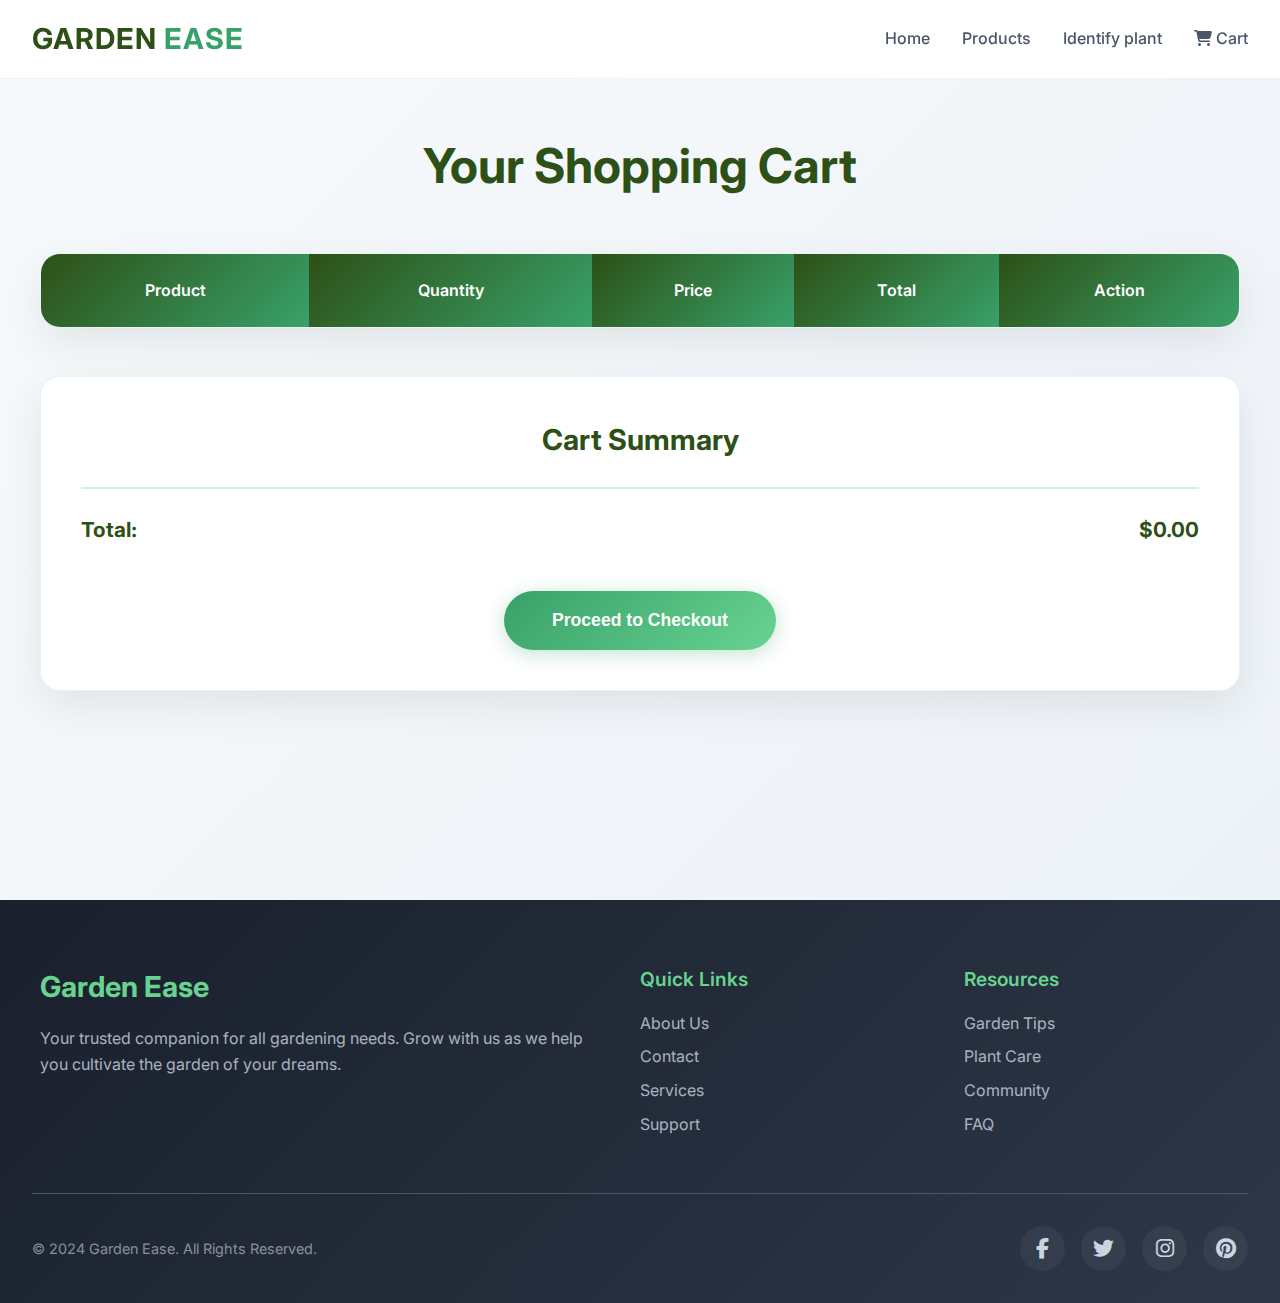
<file: frontend/Cart/index.html>
<!DOCTYPE html>
<html lang="en">
  <head>
    <meta charset="UTF-8" />
    <meta name="viewport" content="width=device-width, initial-scale=1.0" />
    <title>Shopping Cart</title>
    <link rel="stylesheet" href="style.css" />
    <link
      rel="stylesheet"
      href="https://cdnjs.cloudflare.com/ajax/libs/font-awesome/6.4.0/css/all.min.css"
    />
    <link
      href="https://fonts.googleapis.com/css2?family=Inter:wght@300;400;500;600;700&display=swap"
      rel="stylesheet"
    />
  </head>
  <body>
    <!-- Header -->
    <header class="navbar" id="navbar">
      <div class="logo">GARDEN <span class="ease">EASE</span></div>
      <ul class="nav-links" id="navLinks">
        <li><a href="#home">Home</a></li>
        <li><a href="#services">Products</a></li>
        <li><a href="#services">Identify plant</a></li>
        <li>
          <a href="../Cart/index.html" class="cart-btn">
            <i class="fas fa-shopping-cart"></i>
            <span>Cart</span>
          </a>
        </li>
      </ul>
      <button class="mobile-menu-toggle" id="mobileMenuToggle">
        <i class="fas fa-bars"></i>
      </button>
    </header>

    <!-- Cart Section -->
    <!-- REPLACE the entire Cart Section with this improved structure: -->
    <section class="cart">
      <h1>Your Shopping Cart</h1>

      <div class="cart-table-container">
        <table class="cart-table">
          <thead>
            <tr>
              <th>Product</th>
              <th>Quantity</th>
              <th>Price</th>
              <th>Total</th>
              <th>Action</th>
            </tr>
          </thead>
          <tbody id="cart-items">
            <!-- Example cart item structure (replace with your dynamic content) -->
            <!-- 
        <tr>
          <td>
            <div class="product-info">
              <img src="product-image.jpg" alt="Product Name">
              <div class="product-details">
                <h4>Product Name</h4>
                <p>Product Description</p>
              </div>
            </div>
          </td>
          <td>
            <input type="number" class="quantity-input" value="1" min="1">
          </td>
          <td class="price">$19.99</td>
          <td class="total">$19.99</td>
          <td>
            <button class="remove-btn">Remove</button>
          </td>
        </tr>
        -->
          </tbody>
        </table>
      </div>

      <div class="cart-summary">
        <h3>Cart Summary</h3>
        <div class="summary-details">
          <div class="summary-row total">
            <span>Total:</span>
            <span id="cart-total">$0.00</span>
          </div>
        </div>
        <button class="btn-primary" id="checkout-btn">
          Proceed to Checkout
        </button>
      </div>

      <!-- Empty cart state (show when cart is empty) -->
      <div class="empty-cart" id="empty-cart" style="display: none">
        <i class="fas fa-shopping-cart"></i>
        <h3>Your cart is empty</h3>
        <p>Looks like you haven't added any items to your cart yet.</p>
        <a href="../index.html" class="btn-primary">Continue Shopping</a>
      </div>
    </section>

    <!-- Footer -->
    <footer class="footer">
      <div class="footer-container">
        <div class="footer-brand">
          <h3>Garden Ease</h3>
          <p>
            Your trusted companion for all gardening needs. Grow with us as we
            help you cultivate the garden of your dreams.
          </p>
        </div>
        <div class="footer-section">
          <h4>Quick Links</h4>
          <ul>
            <li><a href="#">About Us</a></li>
            <li><a href="#">Contact</a></li>
            <li><a href="#">Services</a></li>
            <li><a href="#">Support</a></li>
          </ul>
        </div>
        <div class="footer-section">
          <h4>Resources</h4>
          <ul>
            <li><a href="#">Garden Tips</a></li>
            <li><a href="#">Plant Care</a></li>
            <li><a href="#">Community</a></li>
            <li><a href="#">FAQ</a></li>
          </ul>
        </div>
      </div>
      <div class="footer-bottom">
        <p class="footer-copyright">© 2024 Garden Ease. All Rights Reserved.</p>
        <div class="footer-social">
          <a href="#"><i class="fab fa-facebook-f"></i></a>
          <a href="#"><i class="fab fa-twitter"></i></a>
          <a href="#"><i class="fab fa-instagram"></i></a>
          <a href="#"><i class="fab fa-pinterest"></i></a>
        </div>
      </div>
    </footer>

    <script src="script.js"></script>
  </body>
</html>
</file>
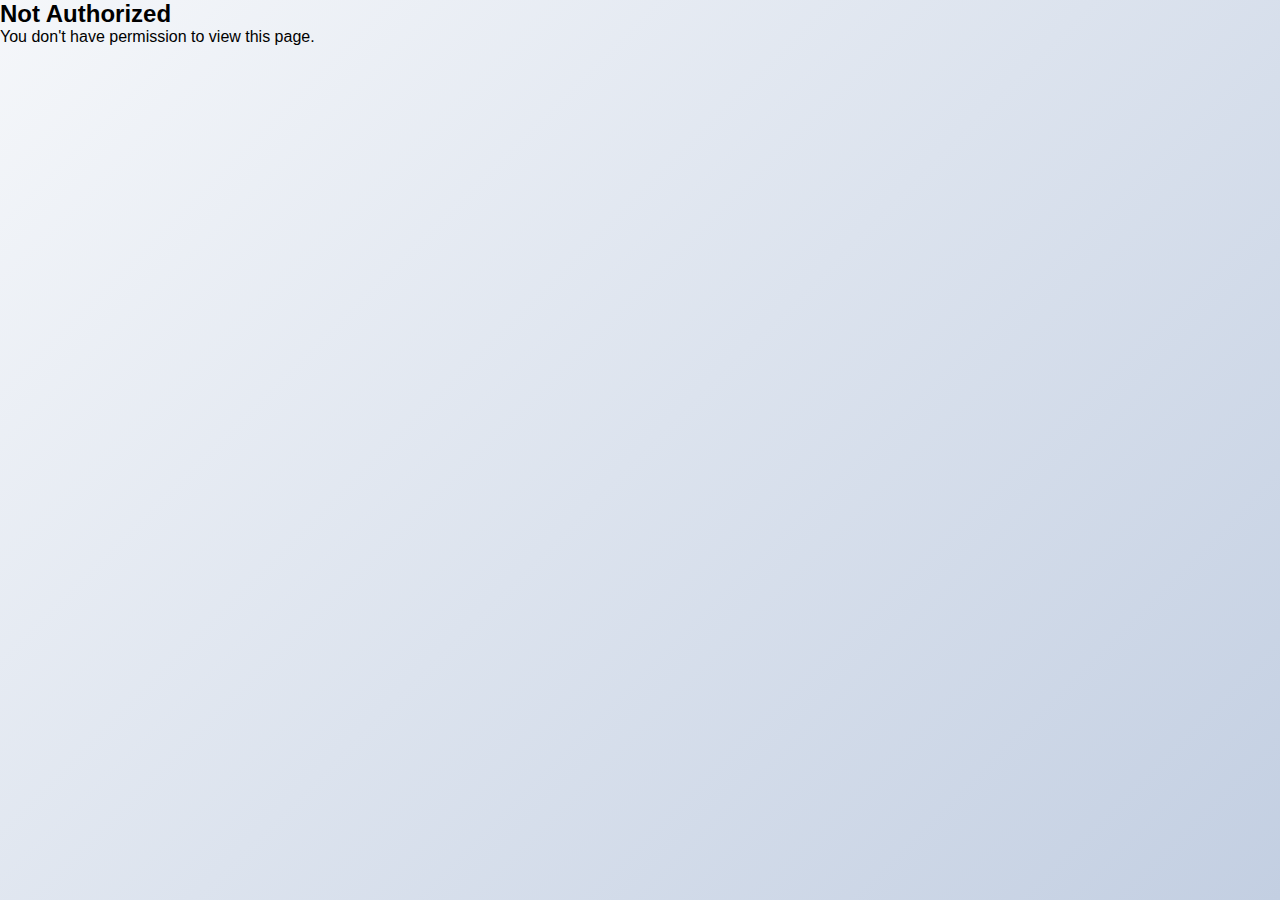
<file: frontend/Labor History/index.html>
<!DOCTYPE html>
<html lang="en">
<head>
  <meta charset="UTF-8" />
  <meta name="viewport" content="width=device-width, initial-scale=1.0"/>
  <title>Admin Booking History - Garden Ease</title>
  <link rel="stylesheet" href="https://cdnjs.cloudflare.com/ajax/libs/font-awesome/6.0.0/css/all.min.css"/>
  <link rel="stylesheet" href="style.css" />
</head>
<body>
  <!-- Header -->
  <header class="navbar">
    <div class="logo">GARDEN <span class="ease">EASE</span></div>
    <ul class="nav-links">
      <li><a href="#">Home</a></li>
      <li><a href="#">Products</a></li>
      <li><a href="#">Identify plant</a></li>
      <li><a href="../Cart/index.html" class="contact-btn">Cart</a></li>
    </ul>
  </header>

  <!-- Main Content -->
  <main class="main-content">
    <div class="admin-container">
      <!-- Admin Header -->
      <div class="admin-header">
        <h1>Admin Booking History</h1>
        <p>View and manage all user bookings across the platform</p>
        <div class="stats-card">
          <i class="fas fa-calendar-check"></i>
          <span id="total-bookings">Loading...</span> Total Bookings
        </div>
      </div>

      <!-- Filters Section -->
      <div class="filters-section">
        <div class="filters-title">
          <i class="fas fa-filter"></i>
          Filter Bookings
        </div>
        <div class="filters-grid">
          <div class="filter-group">
            <label for="service-filter">Service Type</label>
            <select id="service-filter">
              <option value="">All Services</option>
              <option value="maintaining-garden">Maintaining Garden</option>
              <option value="lawn-mowing">Lawn Mowing</option>
              <option value="tree-pruning">Tree Pruning</option>
              <option value="plant-watering">Plant Watering</option>
              <option value="weed-removal">Weed Removal</option>
            </select>
          </div>
          <div class="filter-group">
            <label for="time-filter">Time Slot</label>
            <select id="time-filter">
              <option value="">All Time Slots</option>
              <option value="morning">Morning</option>
              <option value="midday">Midday</option>
              <option value="evening">Evening</option>
            </select>
          </div>
          <div class="filter-group">
            <label for="date-filter">Booking Date</label>
            <input type="date" id="date-filter">
          </div>
        </div>
      </div>

      <!-- Bookings Section -->
      <div class="bookings-section">
        <div class="section-header">
          <i class="fas fa-list-alt"></i>
          <h2>All Bookings</h2>
        </div>
        <div id="bookings-grid" class="bookings-grid"></div>
      </div>
    </div>
  </main>

  <!-- Footer -->
  <footer class="footer">
    <p>© 2024 Garden Ease. All Rights Reserved.</p>
  </footer>

  <script src="script.js"></script>
</body>
</html>
</file>
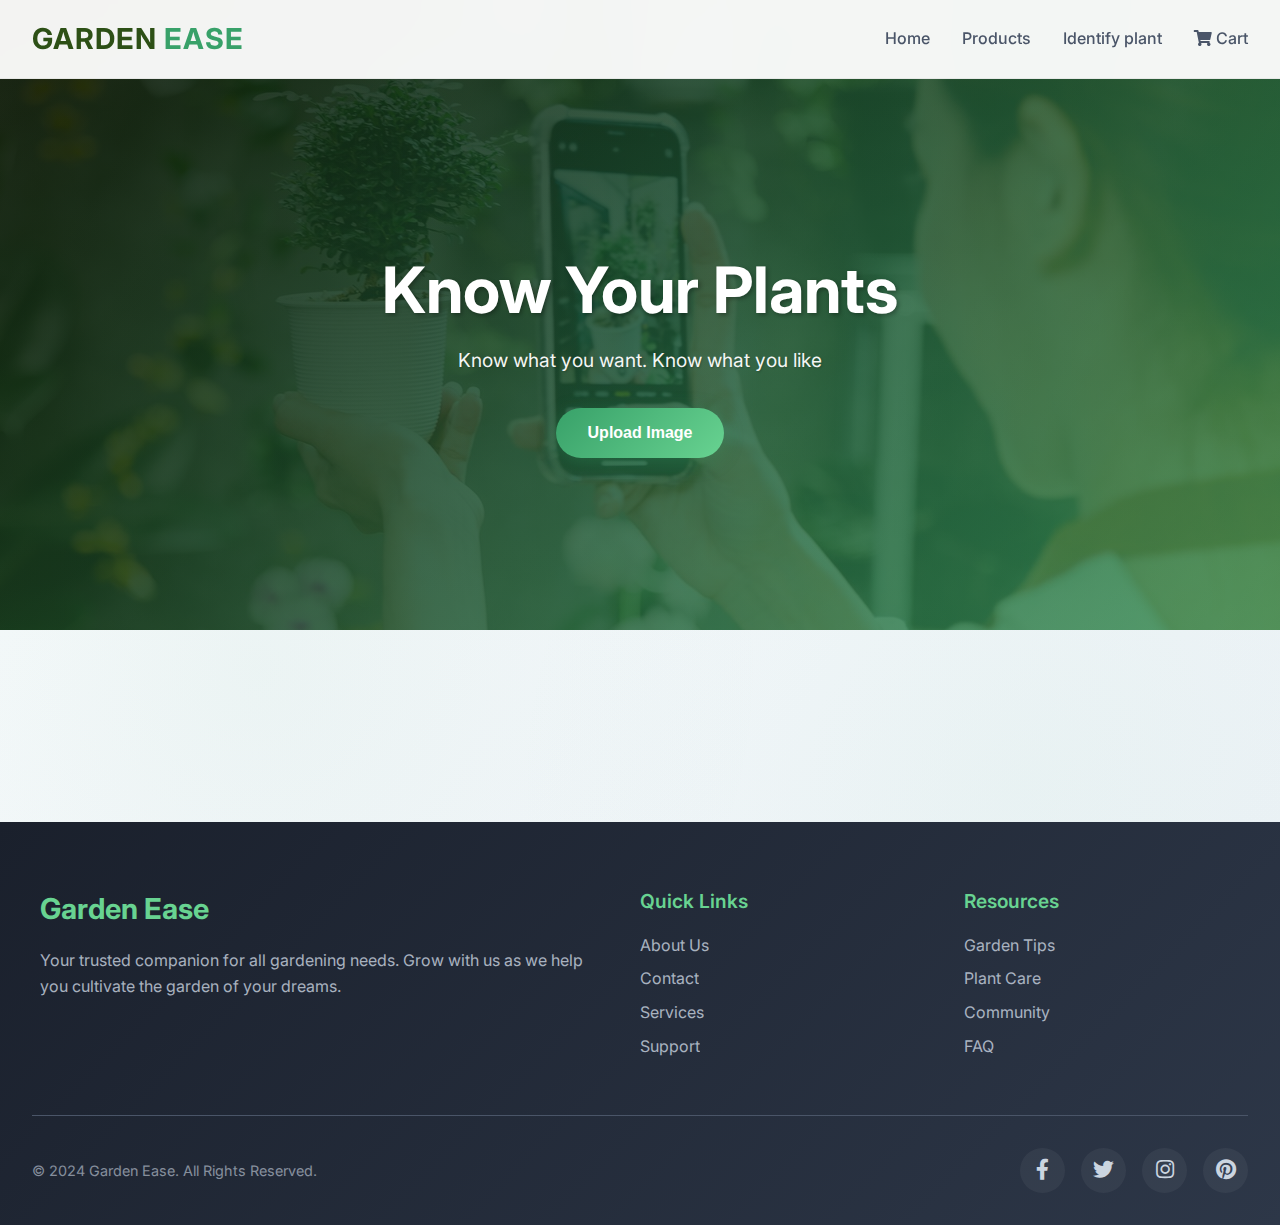
<file: frontend/Plantidentification/index.html>
<!DOCTYPE html>
<html lang="en">
<head>
  <meta charset="UTF-8">
  <meta name="viewport" content="width=device-width, initial-scale=1.0">
  <title>Plant Identification</title>
  <link rel="stylesheet" href="style.css">
  
  <link rel="stylesheet" href="https://cdnjs.cloudflare.com/ajax/libs/font-awesome/5.15.4/css/all.min.css">
  <link
      href="https://fonts.googleapis.com/css2?family=Inter:wght@300;400;500;600;700&display=swap"
      rel="stylesheet"
  />
</head>
<body>
    <!-- Header -->
    <header class="navbar" id="navbar">
      <div class="logo">GARDEN <span class="ease">EASE</span></div>
      <ul class="nav-links" id="navLinks">
        <li><a href="#home">Home</a></li>
        <li><a href="#services">Products</a></li>
        <li><a href="#services">Identify plant</a></li>
        <li>
          <a href="../Cart/index.html" class="cart-btn">
            <i class="fas fa-shopping-cart"></i>
            <span>Cart</span>
          </a>
        </li>
      </ul>
      <button class="mobile-menu-toggle" id="mobileMenuToggle">
        <i class="fas fa-bars"></i>
      </button>
    </header>

  <!-- Hero Section -->
  <section class="hero">
    <div class="hero-content">
      <h1>Know Your Plants</h1>
      <p>Know what you want. Know what you like</p>
      <!-- Upload Image Button -->
      <button id="upload-image-btn" class="btn-primary">Upload Image</button>
      <input type="file" id="image-input" accept="image/*" class="hidden">
    </div>
  </section>

  <!-- Plant Output Section -->
  <section class="output">
    <div id="output-container" class="output-container hidden">
      <h2>Uploaded Plant</h2>
      <div class="uploaded-plant">
        <img id="uploaded-image" alt="Uploaded Plant">
        <div class="plant-details">
          <h3>Plant Baby</h3>
          <p>Monstera Deliciosa</p>
          <p>Water weekly; indirect sunlight</p>
          
        </div>
      </div>
    </div>
  </section>

  
      <!-- Add more cards as needed -->
    </div>
  </section>

      <!-- Footer -->
    <footer class="footer">
      <div class="footer-container">
        <div class="footer-brand">
          <h3>Garden Ease</h3>
          <p>
            Your trusted companion for all gardening needs. Grow with us as we
            help you cultivate the garden of your dreams.
          </p>
        </div>
        <div class="footer-section">
          <h4>Quick Links</h4>
          <ul>
            <li><a href="#">About Us</a></li>
            <li><a href="#">Contact</a></li>
            <li><a href="#">Services</a></li>
            <li><a href="#">Support</a></li>
          </ul>
        </div>
        <div class="footer-section">
          <h4>Resources</h4>
          <ul>
            <li><a href="#">Garden Tips</a></li>
            <li><a href="#">Plant Care</a></li>
            <li><a href="#">Community</a></li>
            <li><a href="#">FAQ</a></li>
          </ul>
        </div>
      </div>
      <div class="footer-bottom">
        <p class="footer-copyright">© 2024 Garden Ease. All Rights Reserved.</p>
        <div class="footer-social">
          <a href="#"><i class="fab fa-facebook-f"></i></a>
          <a href="#"><i class="fab fa-twitter"></i></a>
          <a href="#"><i class="fab fa-instagram"></i></a>
          <a href="#"><i class="fab fa-pinterest"></i></a>
        </div>
      </div>
    </footer>
  <script src="script.js"></script>
</body>
</html>
</file>
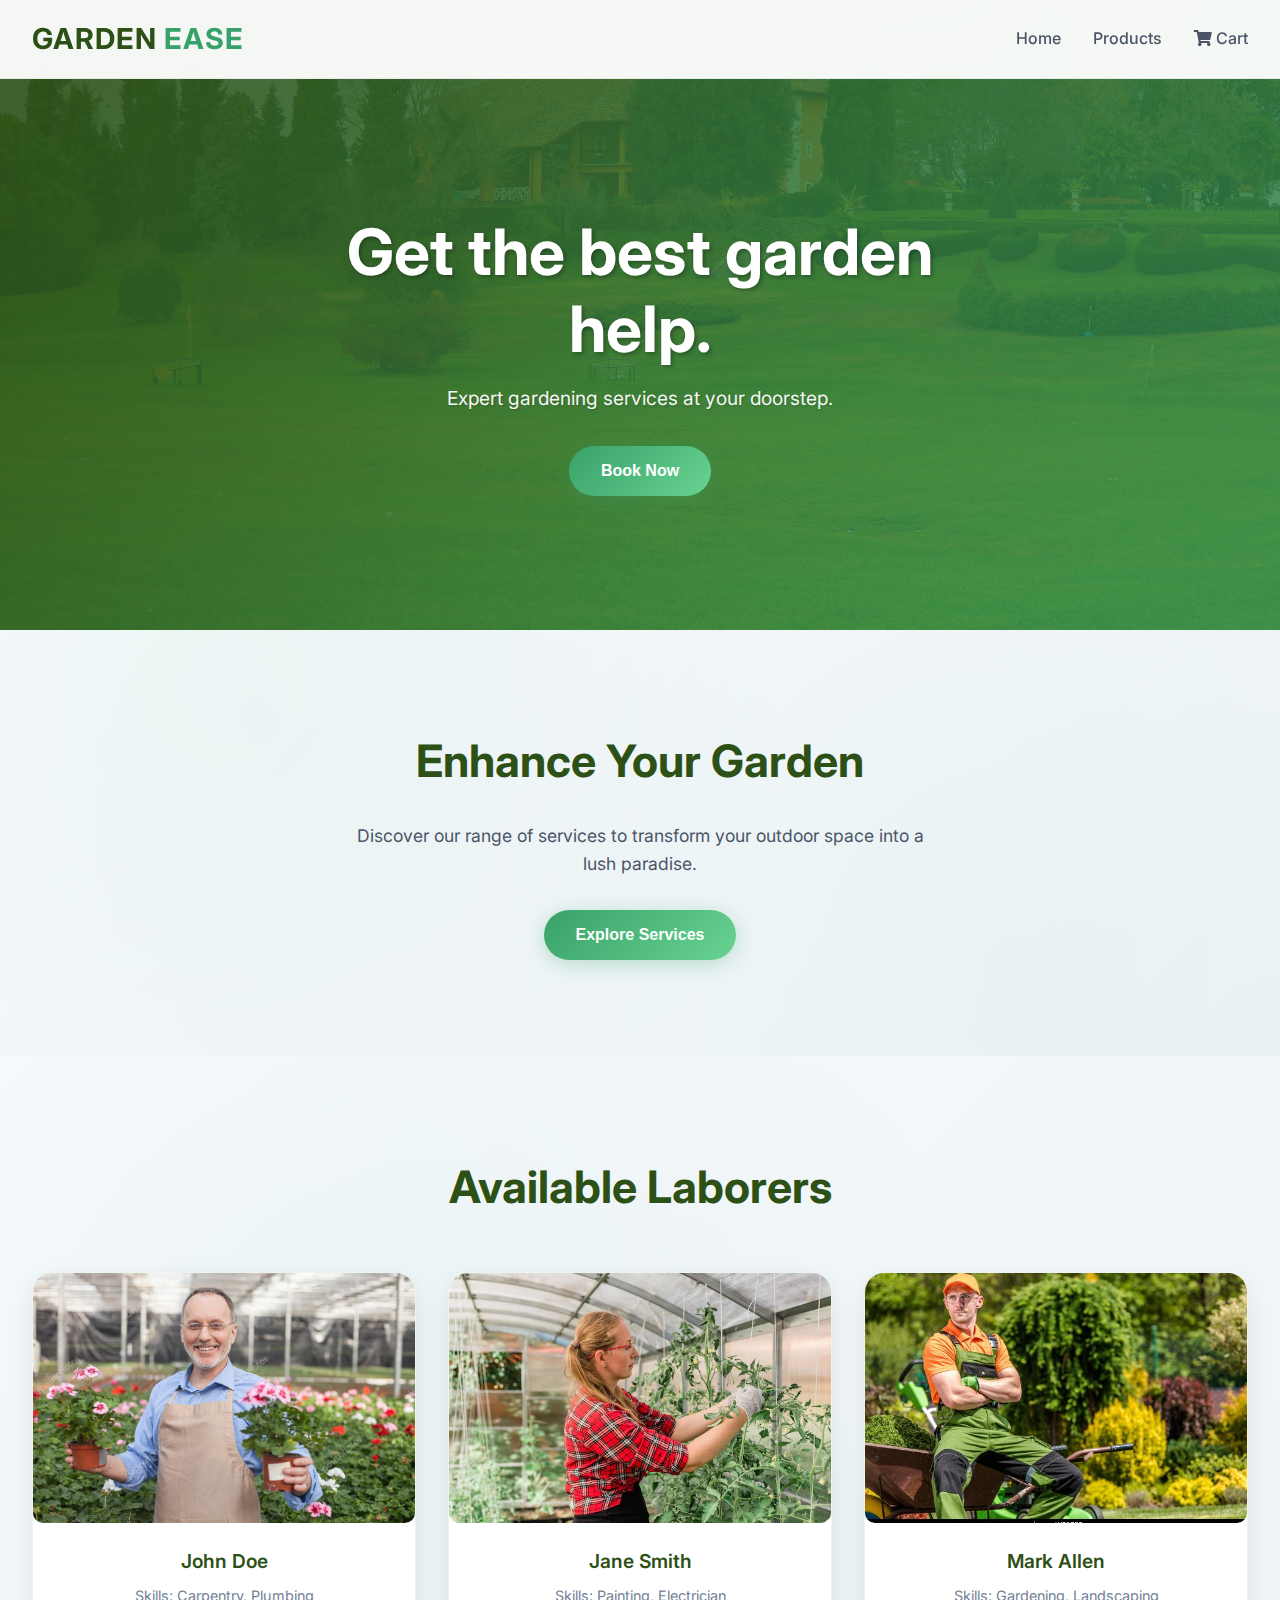
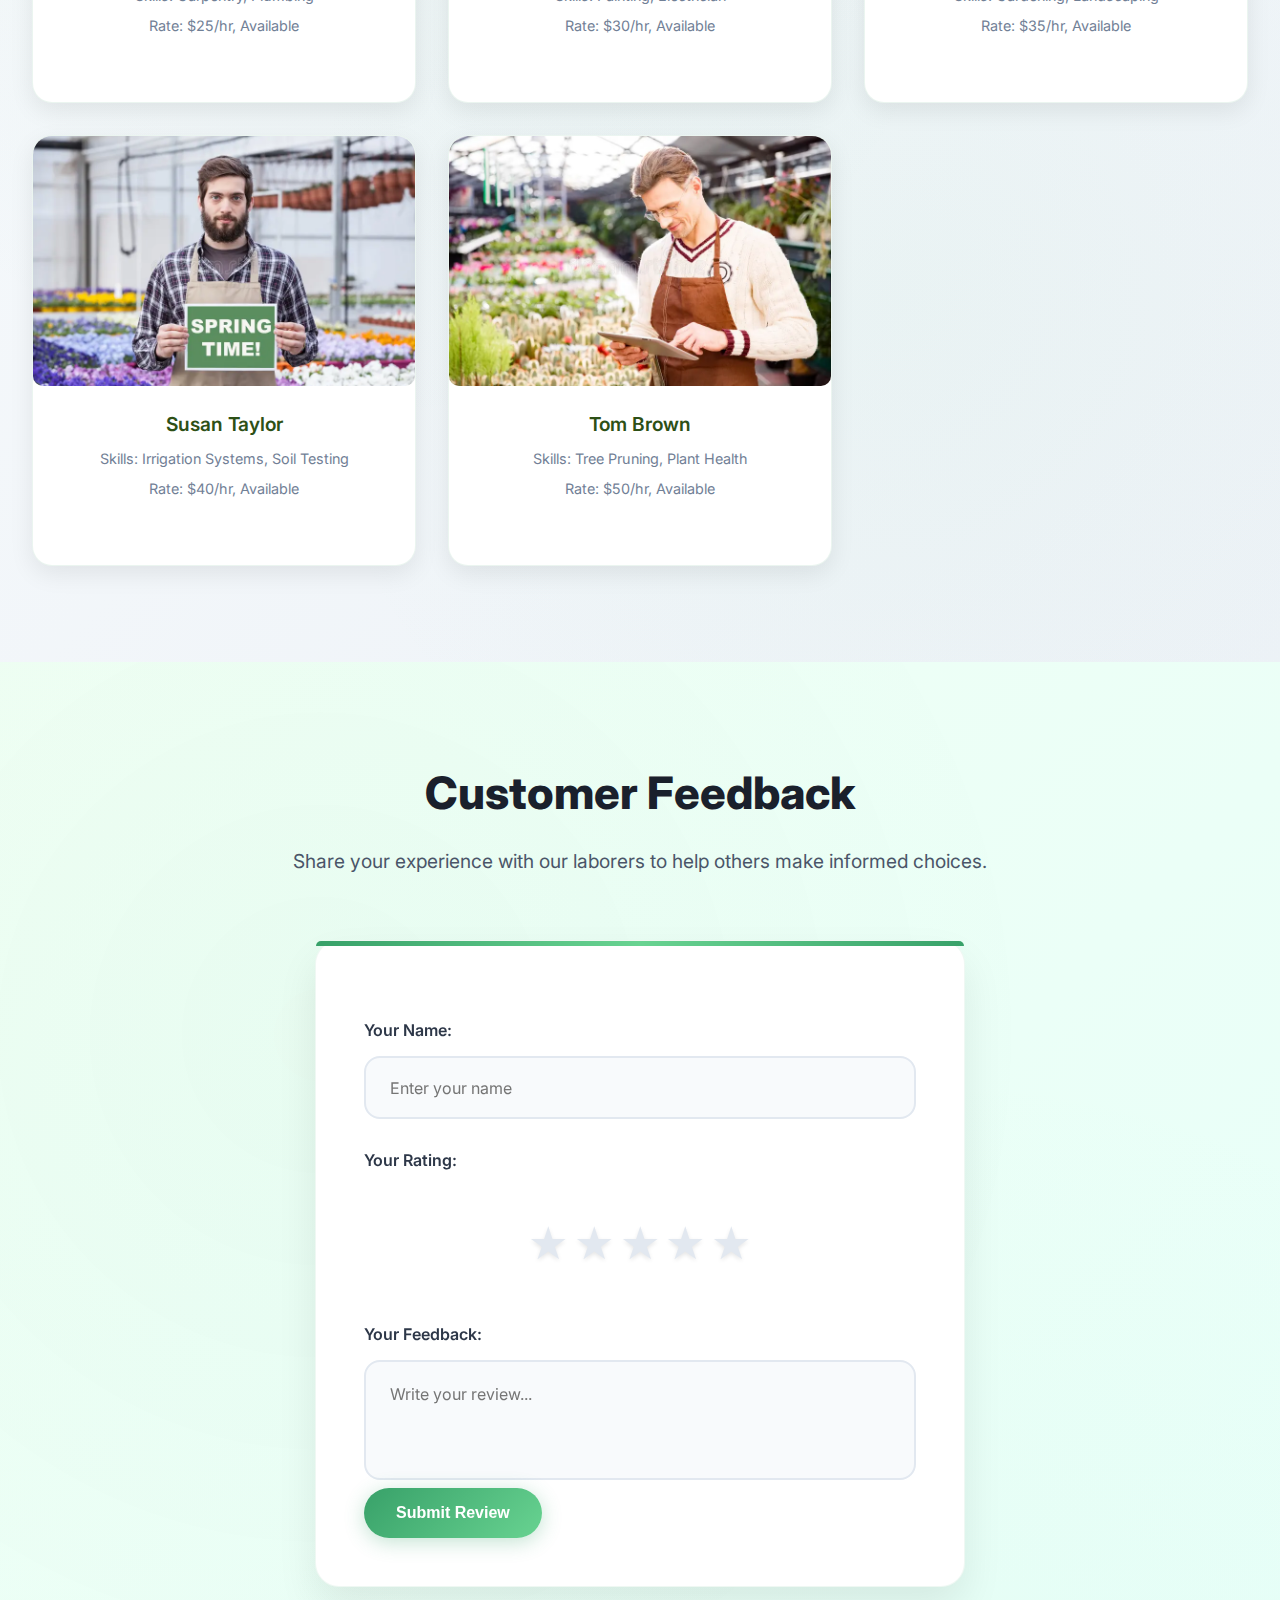
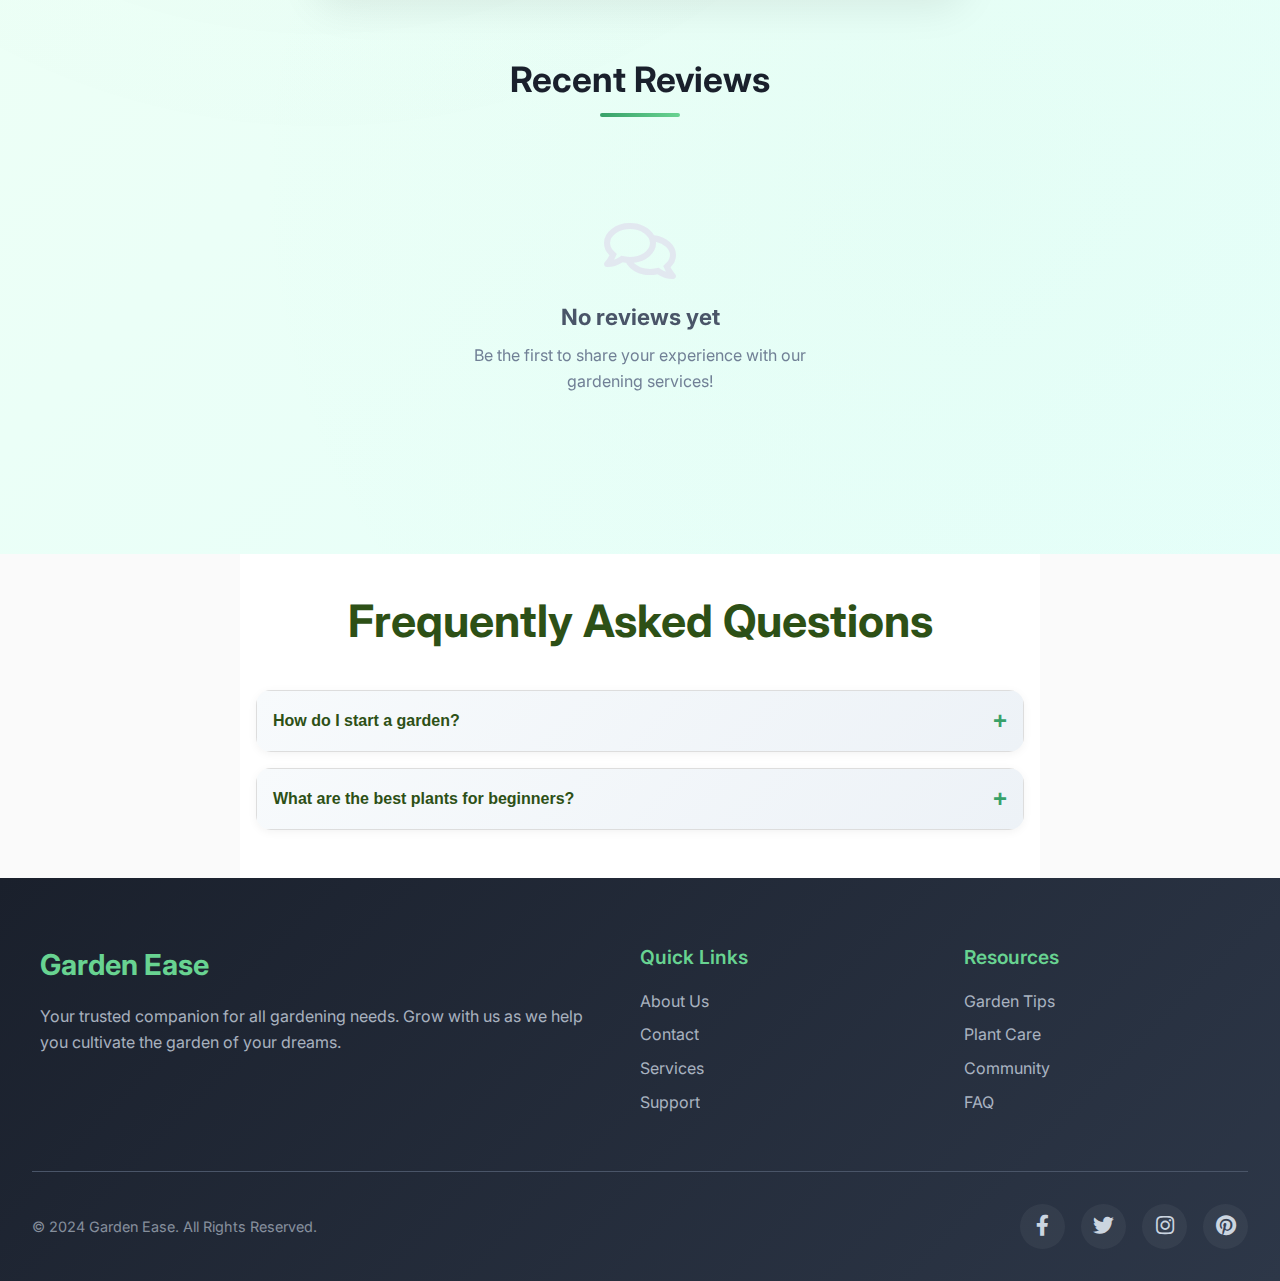
<file: frontend/Labor/labor.html>
<!DOCTYPE html>
<html lang="en">
<head>
  <meta charset="UTF-8">
  <meta name="viewport" content="width=device-width, initial-scale=1.0">
  <title>Labor Booking - Garden Ease</title>
  <link rel="stylesheet" href="style.css">
  <link rel="stylesheet" href="https://cdnjs.cloudflare.com/ajax/libs/font-awesome/5.15.4/css/all.min.css">
   <link
      href="https://fonts.googleapis.com/css2?family=Inter:wght@300;400;500;600;700&display=swap"
      rel="stylesheet">
</head>
<body>
<!-- Header -->
    <header class="navbar" id="navbar">
      <div class="logo">GARDEN <span class="ease">EASE</span></div>
      <ul class="nav-links" id="navLinks">
        <li><a href="#home">Home</a></li>
        <li><a href="#services">Products</a></li>
      
        <li>
          <a href="../Cart/index.html" class="cart-btn">
            <i class="fas fa-shopping-cart"></i>
            <span>Cart</span>
          </a>
        </li>
      </ul>
      <button class="mobile-menu-toggle" id="mobileMenuToggle">
        <i class="fas fa-bars"></i>
      </button>
    </header>


  <!-- Hero Section -->
  <section class="hero">
    <div class="hero-content">
      <h1>Get the best garden help.</h1>
      <p>Expert gardening services at your doorstep.</p>
      <button class="btn-primary hero-book-now" id="scroll-to-laborers">Book Now</button>

    </div>
  </section>

  <!-- Enhance Your Garden Section -->
  <section class="enhance">
    <h2>Enhance Your Garden</h2>
    <p>Discover our range of services to transform your outdoor space into a lush paradise.</p>
    <button class="btn-primary">Explore Services</button>
  </section>

  <!-- Available Laborers Section -->
  <section class="laborers" id="laborers-section">
    <h2>Available Laborers</h2>
    <div class="laborer-cards">
      <div class="laborer-card">
        <img src="Pictures/labor1.jpg" alt="Laborer">
        
        <h3>John Doe</h3>
        <p>Skills: Carpentry, Plumbing</p>
        <p>Rate: $25/hr, Available</p>
        <button class="btn-primary">Book Now</button>
      </div>
      <div class="laborer-card">
        <img src="Pictures/labor2.avif" alt="Laborer">
        <h3>Jane Smith</h3>
        <p>Skills: Painting, Electrician</p>
        <p>Rate: $30/hr, Available</p>
        <button class="btn-primary">Book Now</button>
      </div>
      <!-- New Laborers -->
      <div class="laborer-card">
        <img src="Pictures/labor3.jpg" alt="Laborer">
        <h3>Mark Allen</h3>
        <p>Skills: Gardening, Landscaping</p>
        <p>Rate: $35/hr, Available</p>
        <button class="btn-primary">Book Now</button>
      </div>
      <div class="laborer-card">
        <img src="Pictures/labor4.webp" alt="Laborer">
        <h3>Susan Taylor</h3>
        <p>Skills: Irrigation Systems, Soil Testing</p>
        <p>Rate: $40/hr, Available</p>
        <button class="btn-primary">Book Now</button>
      </div>
      <div class="laborer-card">
        <img src="Pictures/labor5.webp" alt="Laborer">
        <h3>Tom Brown</h3>
        <p>Skills: Tree Pruning, Plant Health</p>
        <p>Rate: $50/hr, Available</p>
        <button class="btn-primary">Book Now</button>
      </div>
    </div>
  </section>



   <!-- Booking Modal  Hidden-->
<div id="booking-modal" class="modal hidden">
  <div class="modal-content">
    <h2>Book a Service</h2>
    <form id="booking-form">
      <!-- Date Selection -->
      <label for="booking-date">Select a Date:</label>
      <input type="date" id="booking-date" required>
      
      <!-- Time Selection -->
      <label for="preferred-time">Preferred Time:</label>
      <select id="preferred-time" required>
        <option value="" disabled selected>Select Time</option>
        <option value="early-morning">Early Morning</option>
        <option value="midday">Midday</option>
        <option value="evening">Evening</option>
      </select>

      <!-- Service Type -->
      <label for="service-type">Service Type:</label>
      <select id="service-type" required>
        <option value="" disabled selected>Select Service</option>
        <option value="planting-garden">Planting Garden</option>
        <option value="maintaining-garden">Maintaining Garden</option>
        <option value="landscaping">Landscaping</option>
      </select>

      <!-- Message -->
      <label for="booking-message">Message (Optional):</label>
      <textarea id="booking-message" placeholder="Add any additional details..."></textarea>

      <!-- Submit Button -->
      <button type="submit" class="btn-primary">Confirm Booking</button>
    </form>

    <!-- Close Modal Button -->
    <button id="close-booking-modal" class="btn-secondary">Cancel</button>
  </div>
</div>

  <!-- Review Section -->
<section class="reviews">
  <h2>Customer Feedback</h2>
  <p>Share your experience with our laborers to help others make informed choices.</p>

  <form id="review-form">
    <label for="review-name">Your Name:</label>
    <input type="text" id="review-name" placeholder="Enter your name" required>

    <label for="review-rating">Your Rating:</label>
    <div class="star-rating">
      <span data-value="1">&#9733;</span>
      <span data-value="2">&#9733;</span>
      <span data-value="3">&#9733;</span>
      <span data-value="4">&#9733;</span>
      <span data-value="5">&#9733;</span>
    </div>
    <input type="hidden" id="review-rating" required>

    <label for="review-comment">Your Feedback:</label>
    <textarea id="review-comment" placeholder="Write your review..." required></textarea>

    <button type="submit" class="btn-primary">Submit Review</button>
  </form>

  <div id="review-list">
    <h3>Recent Reviews</h3>
    <!-- Reviews will be dynamically added here -->
  </div>
</section>

   

  <!-- FAQ Section -->
  <section class="faq">
    <h2>Frequently Asked Questions</h2>
    <div class="faq-item">
      <button class="faq-question">How do I start a garden? <span class="faq-toggle">+</span></button>
      <div class="faq-answer hidden">Begin by choosing a location with good sunlight, preparing the soil, and selecting plants suited for your climate.</div>
    </div>
    <div class="faq-item">
      <button class="faq-question">What are the best plants for beginners? <span class="faq-toggle">+</span></button>
      <div class="faq-answer hidden">Some of the best plants for beginners include pothos, succulents, and spider plants.</div>
    </div>
  </section>

  <!-- Footer -->
    <footer class="footer">
      <div class="footer-container">
        <div class="footer-brand">
          <h3>Garden Ease</h3>
          <p>
            Your trusted companion for all gardening needs. Grow with us as we
            help you cultivate the garden of your dreams.
          </p>
        </div>
        <div class="footer-section">
          <h4>Quick Links</h4>
          <ul>
            <li><a href="#">About Us</a></li>
            <li><a href="#">Contact</a></li>
            <li><a href="#">Services</a></li>
            <li><a href="#">Support</a></li>
          </ul>
        </div>
        <div class="footer-section">
          <h4>Resources</h4>
          <ul>
            <li><a href="#">Garden Tips</a></li>
            <li><a href="#">Plant Care</a></li>
            <li><a href="#">Community</a></li>
            <li><a href="#">FAQ</a></li>
          </ul>
        </div>
      </div>
      <div class="footer-bottom">
        <p class="footer-copyright">© 2024 Garden Ease. All Rights Reserved.</p>
        <div class="footer-social">
          <a href="#"><i class="fab fa-facebook-f"></i></a>
          <a href="#"><i class="fab fa-twitter"></i></a>
          <a href="#"><i class="fab fa-instagram"></i></a>
          <a href="#"><i class="fab fa-pinterest"></i></a>
        </div>
      </div>
    </footer>


  <script src="script.js"></script>
</body>
</html>
</file>
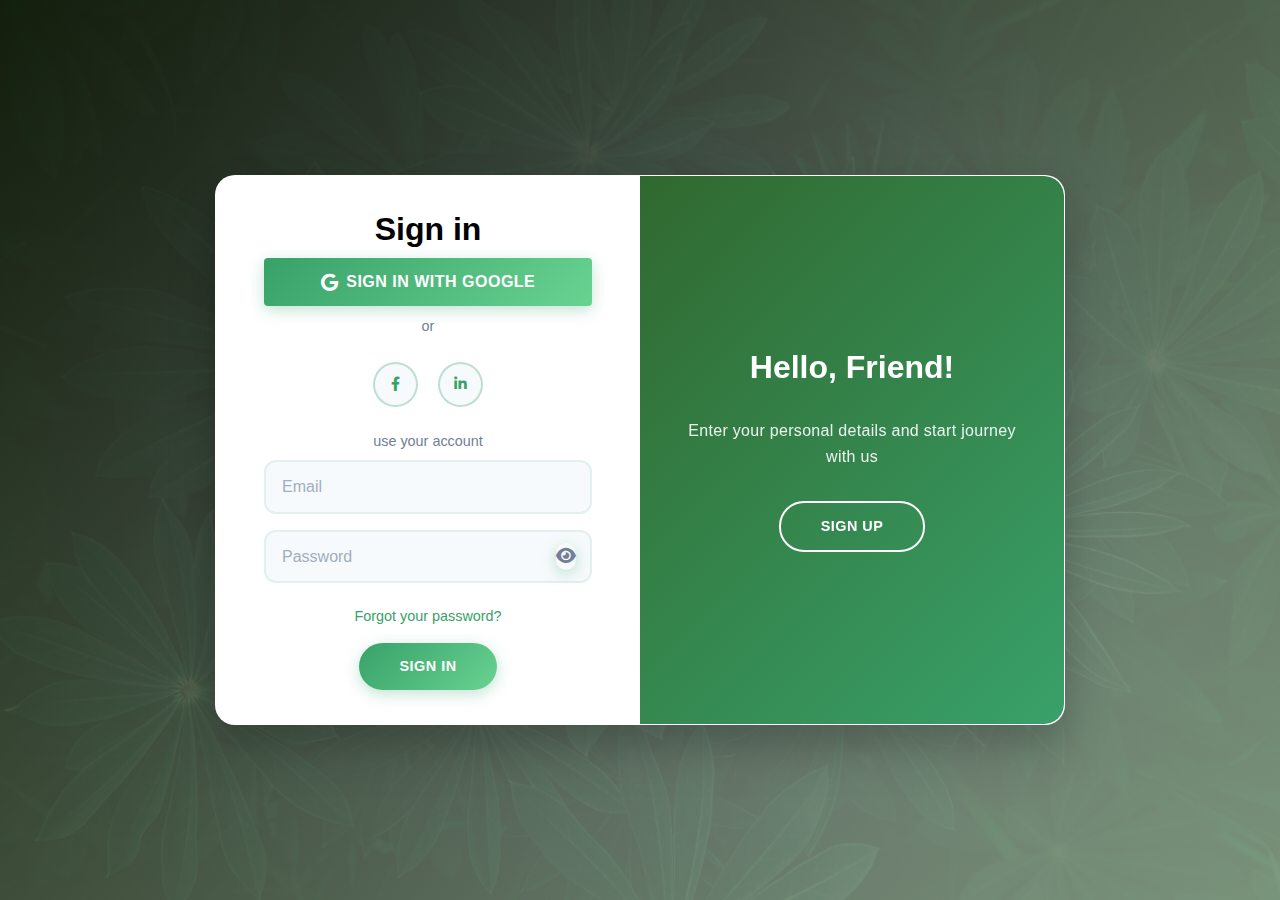
<file: frontend/loginSignup/log.html>
<!DOCTYPE html>
<html lang="en">
<head>
    <meta charset="UTF-8">
    <meta name="viewport" content="width=device-width, initial-scale=1.0">
    <title>Sign In/Up Form</title>
    <!-- Bootstrap CSS -->
    <link href="https://cdn.jsdelivr.net/npm/bootstrap@5.3.0/dist/css/bootstrap.min.css" rel="stylesheet">
    <!-- Font Awesome for Icons -->
    <link href="https://cdnjs.cloudflare.com/ajax/libs/font-awesome/6.0.0-beta3/css/all.min.css" rel="stylesheet">
    <link rel="stylesheet" href="log_sig.css">
</head>
<body>
    <div class="container" id="container">
        <!-- Sign Up Form -->
        <div class="form-container sign-up-container">
            <form id="signup-form">
                <h1 style="color: rgb(12, 10, 10);">Create Account</h1>
                
                <!-- ADD GOOGLE BUTTON -->
                <button type="button" id="google-signup" class="google-btn">
                    <i class="fab fa-google"></i> Sign up with Google
                </button>
                <span>or</span>
                
                <div class="social-container">
                    <a href="#" class="social"><i class="fab fa-facebook-f"></i></a>
                    <a href="#" class="social"><i class="fab fa-linkedin-in"></i></a>
                </div>
                <span>use your email for registration</span>
                <input type="text" id="signup-name" placeholder="Name" required />
                <input type="email" id="signup-email" placeholder="Email" required />
                <div class="password-container">
                    <input type="password" id="signup-password" placeholder="Password" required />
                    <button type="button" class="toggle-password"><i class="fa fa-eye"></i></button>
                </div>
                <small id="password-error" class="text-danger" style="display: none;">
                    Password must be 8-16 characters, alphanumeric with at least one special character [@#$%&].
                </small>
                <button type="submit">Sign Up</button>
            </form>
        </div>

        <!-- Sign In Form -->
        <div class="form-container sign-in-container">
            <form id="login-form">
                <h1 style="color: black;">Sign in</h1>
                
                <!-- ADD GOOGLE BUTTON -->
                <button type="button" id="google-signin" class="google-btn">
                    <i class="fab fa-google"></i> Sign in with Google
                </button>
                <span>or</span>
                
                <div class="social-container">
                    <a href="#" class="social"><i class="fab fa-facebook-f"></i></a>
                    <a href="#" class="social"><i class="fab fa-linkedin-in"></i></a>
                </div>
                <span>use your account</span>
                <input type="email" id="login-email" placeholder="Email" required />
                <div class="password-container">
                    <input type="password" id="login-password" placeholder="Password" required />
                    <button type="button" class="toggle-password"><i class="fa fa-eye"></i></button>
                </div>
                <a href="#">Forgot your password?</a>
                <button type="submit">Sign In</button>
            </form>
        </div>

        <!-- Overlay -->
        <div class="overlay-container">
            <div class="overlay">
                <div class="overlay-panel overlay-left">
                    <h1>Welcome Back!</h1>
                    <p>To keep connected with us please login with your personal info</p>
                    <button class="ghost" id="signIn">Sign In</button>
                </div>
                <div class="overlay-panel overlay-right">
                    <h1>Hello, Friend!</h1>
                    <p>Enter your personal details and start journey with us</p>
                    <button class="ghost" id="signUp">Sign Up</button>
                </div>
            </div>
        </div>
    </div>

    <!-- JavaScript -->
    <script src="log_sig.js"></script>
</body>
</html>
</file>
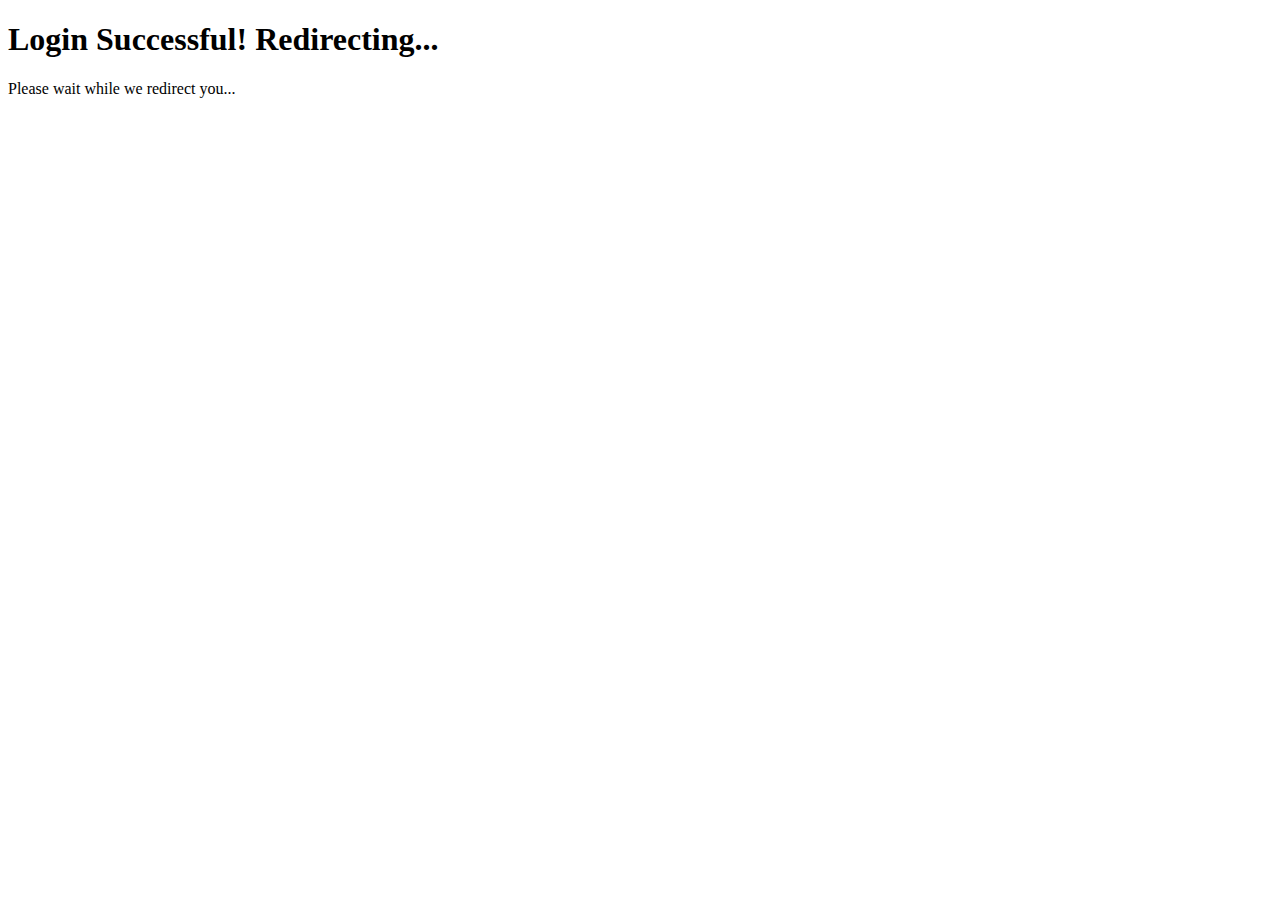
<file: backend/userauth/templates/oauth_success.html>
<!DOCTYPE html>
<html>
<head>
    <meta charset="utf-8">
    <title>Login Success</title>
</head>
<body>
    <h1>Login Successful! Redirecting...</h1>
    <p>Please wait while we redirect you...</p>
    
    <script id="user-data" type="application/json">
        {{ user_data|safe }}
    </script>
    
    <script>
        document.addEventListener('DOMContentLoaded', () => {
            const data = JSON.parse(
                document.getElementById('user-data').textContent
            );
            
            // Check if this is a popup (has opener)
            if (window.opener) {
                // Send message to parent window
                window.opener.postMessage({
                    type: 'GOOGLE_AUTH_SUCCESS',
                    user: data
                }, 'http://127.0.0.1:5500');
                
                // Close popup
                window.close();
            } else {
                // If not a popup, redirect directly
                // Store user data in localStorage
                if (data.email) {
                    localStorage.setItem("userEmail", data.email);
                    localStorage.setItem("userName", data.name);
                    localStorage.setItem("email", data.email);
                    localStorage.setItem("is_admin", data.is_admin || false);
                }
                
                // Redirect to your landing page
                setTimeout(() => {
                    window.location.href = 'http://127.0.0.1:5500/frontend/Index/index.html';
                }, 1000);
            }
        });
    </script>
</body>
</html>
</file>
<file: frontend/Cart/style.css>
/* General Styles */

* {
  box-sizing: border-box;
  margin: 0;
  padding: 0;
}

body {
  font-family: 'Inter', 'Segoe UI', Tahoma, Geneva, Verdana, sans-serif;
  line-height: 1.6;
  color: #2d3748;
  overflow-x: hidden;
  background-color: #fafafa;
}

/* ADD - Smooth Scrolling */
html {
  scroll-behavior: smooth;
}

/* Header Navigation */
header.navbar {
  position: fixed;
  top: 0;
  width: 100%;
  display: flex;
  justify-content: space-between;
  align-items: center;
  padding: 1rem 2rem;
  background: rgba(255, 255, 255, 0.95);
  backdrop-filter: blur(20px);
  z-index: 1000;
  transition: all 0.3s ease;
  border-bottom: 1px solid rgba(0, 0, 0, 0.05);
}

header.navbar.scrolled {
  background: rgba(255, 255, 255, 0.98);
  box-shadow: 0 2px 30px rgba(0, 0, 0, 0.08);
}

.logo {
  font-size: 1.8rem;
  color: #2d5016;
  font-weight: 700;
  text-transform: uppercase;
  letter-spacing: 1px;
}

.logo .ease {
  color: #38a169;
}

.nav-links {
  list-style: none;
  display: flex;
  gap: 2rem;
  align-items: center;
}

.nav-links a {
  text-decoration: none;
  color: #4a5568;
  font-weight: 500;
  position: relative;
  transition: all 0.3s ease;
  padding: 0.5rem 0;
}

.nav-links a:hover {
  color: #38a169;
}

.nav-links a::after {
  content: "";
  position: absolute;
  bottom: 0;
  left: 0;
  width: 0;
  height: 2px;
  background: linear-gradient(90deg, #38a169, #68d391);
  transition: width 0.3s ease;
}

.nav-links a:hover::after {
  width: 100%;
}



.mobile-menu-toggle {
  display: none;
  background: none;
  border: none;
  color: #4a5568;
  font-size: 1.5rem;
  cursor: pointer;
}

/* Cart Section */
.cart {
  padding: 8rem 2rem 4rem;
  background: linear-gradient(135deg, #f7fafc, #edf2f7);
  min-height: 100vh;
}

.cart h1 {
  font-size: clamp(2.2rem, 5vw, 3rem);
  margin-bottom: 3rem;
  color: #2d5016;
  font-weight: 700;
  text-align: center;
}

/* Modern Cart Table Container */
.cart-table-container {
  max-width: 1200px;
  margin: 0 auto 3rem;
  background: white;
  border-radius: 20px;
  overflow: hidden;
  box-shadow: 0 15px 40px rgba(0, 0, 0, 0.08);
  border: 1px solid rgba(56, 161, 105, 0.1);
}

.cart-table {
  width: 100%;
  border-collapse: collapse;
  margin: 0;
}

.cart-table th {
  background: linear-gradient(135deg, #2d5016, #38a169);
  color: white;
  padding: 1.5rem 1rem;
  font-size: 1rem;
  font-weight: 600;
  text-align: center;
  border: none;
}

.cart-table td {
  padding: 1.5rem 1rem;
  text-align: center;
  border-bottom: 1px solid rgba(0, 0, 0, 0.05);
  vertical-align: middle;
}

.cart-table tbody tr {
  transition: background-color 0.3s ease;
}

.cart-table tbody tr:hover {
  background-color: rgba(56, 161, 105, 0.02);
}

/* Footer */
footer.footer {
  background: linear-gradient(135deg, #1a202c, #2d3748);
  color: #e2e8f0;
  padding: 4rem 2rem 2rem;
}

.footer-container {
  max-width: 1200px;
  margin: 0 auto;
  display: grid;
  grid-template-columns: 2fr 1fr 1fr;
  gap: 3rem;
  margin-bottom: 3rem;
}

.footer-brand h3 {
  font-size: 1.8rem;
  margin-bottom: 1rem;
  color: #68d391;
  font-weight: 700;
}

.footer-brand p {
  line-height: 1.6;
  opacity: 0.8;
  color: #cbd5e0;
}

.footer-section h4 {
  font-size: 1.2rem;
  margin-bottom: 1rem;
  color: #68d391;
  font-weight: 600;
}

.footer-section ul {
  list-style: none;
}

.footer-section ul li {
  margin: 0.5rem 0;
}

.footer-section ul li a {
  color: #cbd5e0;
  text-decoration: none;
  opacity: 0.8;
  transition: all 0.3s ease;
}

.footer-section ul li a:hover {
  color: #68d391;
  opacity: 1;
  padding-left: 5px;
}

.footer-bottom {
  border-top: 1px solid #4a5568;
  padding-top: 2rem;
  display: flex;
  justify-content: space-between;
  align-items: center;
}

.footer-social {
  display: flex;
  gap: 1rem;
}

.footer-social a {
  color: #cbd5e0;
  font-size: 1.3rem;
  width: 45px;
  height: 45px;
  display: flex;
  align-items: center;
  justify-content: center;
  border-radius: 50%;
  background: rgba(255, 255, 255, 0.05);
  transition: all 0.3s ease;
  text-decoration: none;
}

.footer-social a:hover {
  background: #68d391;
  color: #1a202c;
  transform: translateY(-3px);
}

.footer-copyright {
  font-size: 0.9rem;
  opacity: 0.6;
  color: #cbd5e0;
}



.product-info {
  display: flex;
  align-items: center;
  gap: 1rem;
  justify-content: flex-start;
  text-align: left;
}

.product-info img {
  width: 80px;
  height: 80px;
  object-fit: cover;
  border-radius: 12px;
  box-shadow: 0 4px 12px rgba(0, 0, 0, 0.1);
}

.product-details h4 {
  font-size: 1.1rem;
  color: #2d5016;
  margin-bottom: 0.25rem;
  font-weight: 600;
}

.product-details p {
  font-size: 0.9rem;
  color: #718096;
}

/* Quantity Input */
.quantity-input {
  width: 80px;
  padding: 0.75rem;
  text-align: center;
  border: 2px solid rgba(56, 161, 105, 0.2);
  border-radius: 10px;
  font-size: 1rem;
  transition: all 0.3s ease;
  background: #f7fafc;
}

.quantity-input:focus {
  outline: none;
  border-color: #38a169;
  background: white;
  box-shadow: 0 0 0 3px rgba(56, 161, 105, 0.1);
}

/* Price and Total Styling */
.price,
.total {
  font-size: 1.1rem;
  font-weight: 600;
  color: #2d5016;
}

/* Remove Button */
.remove-btn {
  background: linear-gradient(135deg, #fed7d7, #feb2b2);
  color: #c53030;
  border: none;
  padding: 0.75rem 1.5rem;
  border-radius: 25px;
  cursor: pointer;
  font-size: 0.9rem;
  font-weight: 500;
  transition: all 0.3s ease;
  box-shadow: 0 2px 8px rgba(197, 48, 48, 0.2);
}

.remove-btn:hover {
  background: linear-gradient(135deg, #feb2b2, #fc8181);
  transform: translateY(-2px);
  box-shadow: 0 4px 12px rgba(197, 48, 48, 0.3);
}

/* Cart Summary */
.cart-summary {
  max-width: 1200px;
  margin: 0 auto;
  background: white;
  padding: 2.5rem;
  border-radius: 20px;
  box-shadow: 0 15px 40px rgba(0, 0, 0, 0.08);
  border: 1px solid rgba(56, 161, 105, 0.1);
}

.cart-summary h3 {
  font-size: 1.8rem;
  color: #2d5016;
  margin-bottom: 1.5rem;
  font-weight: 700;
  text-align: center;
}

.summary-details {
  display: flex;
  flex-direction: column;
  gap: 1rem;
  margin-bottom: 2rem;
}

.summary-row {
  display: flex;
  justify-content: space-between;
  align-items: center;
  padding: 0.75rem 0;
}

.summary-row.total {
  border-top: 2px solid rgba(56, 161, 105, 0.2);
  padding-top: 1.5rem;
  font-size: 1.3rem;
  font-weight: 700;
  color: #2d5016;
}

.btn-primary {
  background: linear-gradient(135deg, #38a169, #68d391);
  color: white;
  border: none;
  padding: 1.2rem 3rem;
  border-radius: 50px;
  cursor: pointer;
  font-size: 1.1rem;
  font-weight: 600;
  transition: all 0.3s ease;
  box-shadow: 0 4px 20px rgba(56, 161, 105, 0.3);
  display: block;
  margin: 0 auto;
  min-width: 200px;
}

.btn-primary:hover {
  transform: translateY(-3px);
  box-shadow: 0 8px 30px rgba(56, 161, 105, 0.4);
}

/* Empty Cart State */
.empty-cart {
  text-align: center;
  padding: 4rem 2rem;
  color: #718096;
}

.empty-cart i {
  font-size: 4rem;
  color: rgba(56, 161, 105, 0.3);
  margin-bottom: 1rem;
}

.empty-cart h3 {
  font-size: 1.5rem;
  margin-bottom: 1rem;
  color: #4a5568;
}

.empty-cart p {
  font-size: 1.1rem;
  margin-bottom: 2rem;
}

/* Responsive Design */
@media (max-width: 768px) {
  .cart {
    padding: 6rem 1rem 2rem;
  }

  .cart-table-container {
    overflow-x: auto;
    border-radius: 15px;
  }

  .cart-table {
    min-width: 600px;
  }

  .cart-table th,
  .cart-table td {
    padding: 1rem 0.5rem;
    font-size: 0.9rem;
  }

  .product-info {
    flex-direction: column;
    text-align: center;
    gap: 0.5rem;
  }

  .product-info img {
    width: 60px;
    height: 60px;
  }

  .quantity-input {
    width: 60px;
    padding: 0.5rem;
  }

  .cart-summary {
    padding: 1.5rem;
    margin: 0 1rem;
  }

  .summary-row {
    font-size: 0.95rem;
  }

  .btn-primary {
    padding: 1rem 2rem;
    font-size: 1rem;
  }
}

@media (max-width: 480px) {
  .cart h1 {
    font-size: 1.8rem;
    margin-bottom: 2rem;
  }

  .cart-table th,
  .cart-table td {
    padding: 0.75rem 0.25rem;
    font-size: 0.8rem;
  }

  .product-info img {
    width: 50px;
    height: 50px;
  }

  .cart-summary {
    padding: 1.25rem;
  }

  .cart-summary h3 {
    font-size: 1.5rem;
  }
}
</file>
<file: frontend/Labor History/style.css>
/* General Styles */
    * {
      margin: 0;
      padding: 0;
      box-sizing: border-box;
    }

    body {
      font-family: 'Segoe UI', Tahoma, Geneva, Verdana, sans-serif;
      background: linear-gradient(135deg, #f5f7fa 0%, #c3cfe2 100%);
      min-height: 100vh;
      display: flex;
      flex-direction: column;
    }

    /* Header Navigation */
    .navbar {
      display: flex;
      justify-content: space-between;
      align-items: center;
      padding: 1rem 2rem;
      background: linear-gradient(135deg, #112a12 0%, #1a3d1a 100%);
      box-shadow: 0 4px 20px rgba(0,0,0,0.1);
      position: sticky;
      top: 0;
      z-index: 100;
    }

    .logo {
      font-size: 1.8rem;
      color: white;
      font-weight: 700;
      font-family: 'Georgia', serif;
      letter-spacing: 1px;
    }

    .logo .ease {
      color: #c0eb34;
    }

    .nav-links {
      list-style: none;
      display: flex;
      gap: 2rem;
      align-items: center;
    }

    .nav-links a {
      color: white;
      font-size: 1rem;
      font-weight: 500;
      transition: all 0.3s ease;
      padding: 0.5rem 1rem;
      border-radius: 8px;
      text-decoration: none;
    }

    .nav-links a:hover {
      color: #c0eb34;
      background: rgba(192, 235, 52, 0.1);
    }

    .contact-btn {
      border: 2px solid #c0eb34 !important;
      border-radius: 25px !important;
      padding: 0.7rem 1.5rem !important;
      transition: all 0.3s ease !important;
    }

    .contact-btn:hover {
      background-color: #c0eb34 !important;
      color: #112a12 !important;
      transform: translateY(-2px);
    }

    /* Main Content */
    .main-content {
      flex: 1;
      padding: 2rem 1rem;
      min-height: calc(100vh - 140px);
    }

    .admin-container {
      max-width: 1200px;
      margin: 0 auto;
      animation: fadeIn 0.6s ease-out;
    }

    @keyframes fadeIn {
      from {
        opacity: 0;
        transform: translateY(20px);
      }
      to {
        opacity: 1;
        transform: translateY(0);
      }
    }

    .admin-header {
      background: white;
      border-radius: 20px;
      box-shadow: 0 10px 40px rgba(0,0,0,0.1);
      padding: 2rem;
      margin-bottom: 2rem;
      text-align: center;
    }

    .admin-header h1 {
      font-size: 2.2rem;
      color: #112a12;
      margin-bottom: 0.5rem;
      font-weight: 300;
    }

    .admin-header p {
      color: #666;
      font-size: 1.1rem;
      margin-bottom: 1.5rem;
    }

    .stats-card {
      display: inline-block;
      background: linear-gradient(135deg, #c0eb34, #9ac62e);
      color: #112a12;
      padding: 1rem 2rem;
      border-radius: 15px;
      font-weight: 600;
      box-shadow: 0 4px 15px rgba(192, 235, 52, 0.3);
    }

    .stats-card i {
      margin-right: 0.5rem;
    }

    .filters-section {
      background: white;
      border-radius: 15px;
      box-shadow: 0 4px 20px rgba(0,0,0,0.1);
      padding: 1.5rem;
      margin-bottom: 2rem;
    }

    .filters-title {
      font-size: 1.2rem;
      color: #112a12;
      margin-bottom: 1rem;
      display: flex;
      align-items: center;
      gap: 0.5rem;
    }

    .filters-grid {
      display: grid;
      grid-template-columns: repeat(auto-fit, minmax(200px, 1fr));
      gap: 1rem;
    }

    .filter-group {
      display: flex;
      flex-direction: column;
      gap: 0.5rem;
    }

    .filter-group label {
      font-weight: 500;
      color: #333;
      font-size: 0.9rem;
    }

    .filter-group select,
    .filter-group input {
      padding: 0.7rem;
      border: 2px solid #e8e8e8;
      border-radius: 8px;
      font-size: 0.9rem;
      transition: border-color 0.3s ease;
    }

    .filter-group select:focus,
    .filter-group input:focus {
      outline: none;
      border-color: #c0eb34;
    }

    .bookings-section {
      background: white;
      border-radius: 20px;
      box-shadow: 0 10px 40px rgba(0,0,0,0.1);
      padding: 2rem;
    }

    .section-header {
      display: flex;
      align-items: center;
      gap: 0.8rem;
      margin-bottom: 1.5rem;
      padding-bottom: 0.8rem;
      border-bottom: 2px solid #f0f0f0;
    }

    .section-header h2 {
      font-size: 1.4rem;
      font-weight: 600;
      color: #333;
    }

    .section-header i {
      font-size: 1.2rem;
      color: #c0eb34;
    }

    .bookings-grid {
      display: grid;
      gap: 1.5rem;
    }

    .booking-card {
      background: white;
      border: 1px solid #e8e8e8;
      border-radius: 12px;
      padding: 1.5rem;
      transition: all 0.3s ease;
      position: relative;
      overflow: hidden;
      animation: slideIn 0.4s ease-out;
    }

    .booking-card::before {
      content: '';
      position: absolute;
      top: 0;
      left: 0;
      width: 4px;
      height: 100%;
      background: #c0eb34;
      transform: scaleY(0);
      transition: transform 0.3s ease;
    }

    .booking-card:hover {
      transform: translateY(-2px);
      box-shadow: 0 8px 25px rgba(0,0,0,0.15);
    }

    .booking-card:hover::before {
      transform: scaleY(1);
    }

    @keyframes slideIn {
      from {
        opacity: 0;
        transform: translateX(-20px);
      }
      to {
        opacity: 1;
        transform: translateX(0);
      }
    }

    .booking-header {
      display: flex;
      justify-content: space-between;
      align-items: flex-start;
      margin-bottom: 1rem;
      flex-wrap: wrap;
      gap: 1rem;
    }

    .service-title {
      font-weight: 600;
      font-size: 1.3rem;
      color: #112a12;
      text-transform: capitalize;
    }

    .status-badge {
      padding: 0.4rem 1rem;
      border-radius: 20px;
      font-size: 0.85rem;
      font-weight: 600;
      text-transform: uppercase;
      letter-spacing: 0.5px;
      background: linear-gradient(135deg, #fff3cd, #ffeaa7);
      color: #856404;
    }

    .booking-details {
      display: grid;
      grid-template-columns: repeat(auto-fit, minmax(250px, 1fr));
      gap: 1rem;
      margin-bottom: 1.5rem;
    }

    .detail-item {
      display: flex;
      align-items: center;
      gap: 0.5rem;
      color: #666;
      font-size: 0.95rem;
    }

    .detail-item i {
      color: #c0eb34;
      width: 18px;
      font-size: 1rem;
    }

    .detail-item strong {
      color: #333;
    }

    .message-section {
      margin-bottom: 1rem;
    }

    .message-content {
      background: #f8f9fa;
      padding: 1rem;
      border-radius: 8px;
      border-left: 4px solid #c0eb34;
      font-style: italic;
      color: #555;
    }

    .created-at {
      font-size: 0.85rem;
      color: #888;
      margin-bottom: 1rem;
      display: flex;
      align-items: center;
      gap: 0.5rem;
    }

    .created-at i {
      color: #c0eb34;
    }

    .booking-actions {
      display: flex;
      gap: 1rem;
      flex-wrap: wrap;
      justify-content: flex-end;
    }

    .btn {
      padding: 0.7rem 1.5rem;
      border: none;
      border-radius: 25px;
      cursor: pointer;
      font-size: 0.9rem;
      font-weight: 600;
      display: flex;
      align-items: center;
      gap: 0.5rem;
      transition: all 0.3s ease;
      text-decoration: none;
    }

    .btn:hover {
      transform: translateY(-2px);
      box-shadow: 0 4px 15px rgba(0,0,0,0.2);
    }

    .btn-view {
      background: transparent;
      color: #28a745;
      border: 2px solid #28a745;
    }

    .btn-view:hover {
      background: #28a745;
      color: white;
    }

    .btn-cancel {
      background: linear-gradient(135deg, #dc3545, #c82333);
      color: white;
    }

    .btn-cancel:hover {
      background: linear-gradient(135deg, #c82333, #bd2130);
    }

    .empty-state {
      text-align: center;
      padding: 3rem 1rem;
      color: #666;
    }

    .empty-state i {
      font-size: 3rem;
      color: #ddd;
      margin-bottom: 1rem;
    }

    .empty-state h3 {
      font-size: 1.2rem;
      margin-bottom: 0.5rem;
    }

    /* Footer */
    .footer {
      background: linear-gradient(135deg, #112a12 0%, #1a3d1a 100%);
      color: white;
      padding: 1.5rem;
      text-align: center;
      margin-top: auto;
    }

    /* Responsive Design */
    @media (max-width: 768px) {
      .navbar {
        padding: 1rem;
        flex-direction: column;
        gap: 1rem;
      }

      .nav-links {
        gap: 1rem;
      }

      .admin-header h1 {
        font-size: 1.8rem;
      }

      .admin-header p {
        font-size: 1rem;
      }

      .filters-grid {
        grid-template-columns: 1fr;
      }

      .booking-header {
        flex-direction: column;
        align-items: flex-start;
      }

      .booking-actions {
        justify-content: flex-start;
      }

      .booking-details {
        grid-template-columns: 1fr;
      }
    }

    @media (max-width: 480px) {
      .main-content {
        padding: 1rem 0.5rem;
      }

      .admin-header,
      .filters-section,
      .bookings-section {
        border-radius: 15px;
      }

      .admin-header h1 {
        font-size: 1.6rem;
      }

      .booking-card {
        padding: 1rem;
      }

      .logo {
        font-size: 1.5rem;
      }

      .nav-links {
        flex-direction: column;
        gap: 0.5rem;
      }

      .btn {
        padding: 0.6rem 1.2rem;
        font-size: 0.85rem;
      }
    }
</file>
<file: frontend/Plantidentification/style.css>
/* General Styles */

* {
  box-sizing: border-box;
  margin: 0;
  padding: 0;
}
body {
  font-family: 'Inter', 'Segoe UI', Tahoma, Geneva, Verdana, sans-serif;
  line-height: 1.6;
  color: #2d3748;
  overflow-x: hidden;
  background-color: #fafafa;
}

/* Smooth Scrolling */
html {
  scroll-behavior: smooth;
}
  
  h1, h2, h3 {
    margin: 0;
  }
  
  a {
    text-decoration: none;
    color: inherit;
  }
  
  img {
    display: block;
    max-width: 100%;
    height: auto;
  }
  
/* Header Navigation */
header.navbar {
  position: fixed;
  top: 0;
  width: 100%;
  display: flex;
  justify-content: space-between;
  align-items: center;
  padding: 1rem 2rem;
  background: rgba(255, 255, 255, 0.95);
  backdrop-filter: blur(20px);
  z-index: 1000;
  transition: all 0.3s ease;
  border-bottom: 1px solid rgba(0, 0, 0, 0.05);
}

header.navbar.scrolled {
  background: rgba(255, 255, 255, 0.98);
  box-shadow: 0 2px 30px rgba(0, 0, 0, 0.08);
}

.logo {
  font-size: 1.8rem;
  color: #2d5016;
  font-weight: 700;
  text-transform: uppercase;
  letter-spacing: 1px;
}

.logo .ease {
  color: #38a169;
}

.nav-links {
  list-style: none;
  display: flex;
  gap: 2rem;
  align-items: center;
}

.nav-links a {
  text-decoration: none;
  color: #4a5568;
  font-weight: 500;
  position: relative;
  transition: all 0.3s ease;
  padding: 0.5rem 0;
}

.nav-links a:hover {
  color: #38a169;
}

.nav-links a::after {
  content: "";
  position: absolute;
  bottom: 0;
  left: 0;
  width: 0;
  height: 2px;
  background: linear-gradient(90deg, #38a169, #68d391);
  transition: width 0.3s ease;
}

.nav-links a:hover::after {
  width: 100%;
}



.mobile-menu-toggle {
  display: none;
  background: none;
  border: none;
  color: #4a5568;
  font-size: 1.5rem;
  cursor: pointer;
}

  
/* Enhanced Hero Section */
.hero {
  background: linear-gradient(135deg, rgba(3, 6, 0, 0.9), rgba(56, 161, 105, 0.8)), url('Pictures/Plant\ identification.jpg') center/cover no-repeat;
  color: white;
  min-height: 70vh;
  display: flex;
  justify-content: center;
  align-items: center;
  text-align: center;
  position: relative;
  padding-top: 80px;
}

.hero::before {
  content: '';
  position: absolute;
  top: 0;
  left: 0;
  right: 0;
  bottom: 0;
  background: radial-gradient(circle at center, transparent 0%, rgba(45, 80, 22, 0.2) 100%);
}

.hero-content {
  position: relative;
  z-index: 2;
  max-width: 800px;
  padding: 0 2rem;
}

.hero-content h1 {
  font-size: clamp(2.5rem, 6vw, 4rem);
  margin-bottom: 1rem;
  font-weight: 700;
  line-height: 1.2;
  text-shadow: 2px 2px 4px rgba(0,0,0,0.3);
}

.hero-content p {
  font-size: 1.2rem;
  margin-bottom: 2rem;
  opacity: 0.95;
  text-shadow: 1px 1px 2px rgba(0,0,0,0.2);
}

.btn-primary {
  background: linear-gradient(135deg, #38a169, #68d391);
  color: white;
  border: none;
  padding: 1rem 2rem;
  border-radius: 50px;
  cursor: pointer;
  font-size: 1rem;
  font-weight: 600;
  transition: all 0.3s ease;
  box-shadow: 0 4px 20px rgba(56, 161, 105, 0.3);
}

.btn-primary:hover {
  transform: translateY(-3px);
  box-shadow: 0 8px 30px rgba(56, 161, 105, 0.4);
}
  
  /* Hidden Element */
  .hidden {
    display: none;
  }
  
  /* Enhanced Output Section */
.output {
  padding: 6rem 2rem;
  background: linear-gradient(135deg, #f7fafc, #edf2f7);
  position: relative;
}

.output::before {
  content: '';
  position: absolute;
  top: 0;
  left: 0;
  right: 0;
  bottom: 0;
  background-image: 
    radial-gradient(circle at 20% 20%, rgba(56, 161, 105, 0.05) 0%, transparent 50%),
    radial-gradient(circle at 80% 80%, rgba(104, 211, 145, 0.05) 0%, transparent 50%);
}

.output-container {
  max-width: 1200px;
  margin: 0 auto;
  position: relative;
  z-index: 1;
}

.output-container h2 {
  font-size: 2.8rem;
  margin-bottom: 3rem;
  color: #2d5016;
  font-weight: 700;
  text-align: center;
}

.uploaded-plant {
  display: flex;
  gap: 3rem;
  align-items: center;
  justify-content: center;
  background: white;
  padding: 3rem;
  border-radius: 20px;
  box-shadow: 0 8px 25px rgba(0, 0, 0, 0.08);
  border: 1px solid rgba(56, 161, 105, 0.1);
  flex-wrap: wrap;
}

.uploaded-plant img {
  max-width: 250px;
  border-radius: 15px;
  box-shadow: 0 4px 15px rgba(0, 0, 0, 0.1);
}

.plant-details {
  text-align: left;
  max-width: 400px;
}

.plant-details h3 {
  font-size: 1.8rem;
  margin-bottom: 1rem;
  color: #2d5016;
  font-weight: 600;
}

.plant-details p {
  font-size: 1rem;
  margin: 0.8rem 0;
  color: #4a5568;
  line-height: 1.6;
}
  
  /* Enhanced Plant Cards Section */
.plant-cards {
  padding: 6rem 2rem;
  background: linear-gradient(135deg, #f7fafc, #edf2f7);
  position: relative;
}

.plant-cards::before {
  content: '';
  position: absolute;
  top: 0;
  left: 0;
  right: 0;
  bottom: 0;
  background-image: 
    radial-gradient(circle at 30% 30%, rgba(56, 161, 105, 0.05) 0%, transparent 50%),
    radial-gradient(circle at 70% 70%, rgba(104, 211, 145, 0.05) 0%, transparent 50%);
}

.plant-cards h2 {
  font-size: 2.8rem;
  margin-bottom: 3rem;
  color: #2d5016;
  font-weight: 700;
  text-align: center;
  position: relative;
  z-index: 1;
}

.cards-container {
  display: grid;
  grid-template-columns: repeat(auto-fill, minmax(280px, 1fr));
  gap: 2rem;
  max-width: 1400px;
  margin: 0 auto;
  position: relative;
  z-index: 1;
}

.card {
  background: white;
  border-radius: 20px;
  overflow: hidden;
  transition: all 0.4s cubic-bezier(0.175, 0.885, 0.32, 1.275);
  box-shadow: 0 8px 25px rgba(0, 0, 0, 0.08);
  border: 1px solid rgba(56, 161, 105, 0.1);
  text-align: center;
  padding: 0;
}

.card:hover {
  transform: translateY(-15px);
  box-shadow: 0 20px 40px rgba(56, 161, 105, 0.15);
}

.card img {
  width: 100%;
  height: 250px;
  object-fit: cover;
  transition: all 0.4s ease;
  margin-bottom: 0;
}

.card:hover img {
  transform: scale(1.05);
  filter: brightness(1.1);
}

.card h3 {
  font-size: 1.3rem;
  margin: 1.5rem 0 0.5rem;
  color: #2d5016;
  font-weight: 600;
  padding: 0 1.5rem;
}

.card p {
  color: #718096;
  font-size: 0.9rem;
  line-height: 1.5;
  margin-bottom: 1.5rem;
  padding: 0 1.5rem;
}

.card button {
  margin: 0 0 1.5rem 0;
  padding: 0.8rem 1.5rem;
  background: linear-gradient(135deg, #38a169, #68d391);
  color: white;
  border: none;
  border-radius: 25px;
  cursor: pointer;
  font-size: 0.9rem;
  font-weight: 600;
  transition: all 0.3s ease;
  box-shadow: 0 2px 10px rgba(56, 161, 105, 0.2);
}

.card button:hover {
  transform: translateY(-2px);
  box-shadow: 0 4px 20px rgba(56, 161, 105, 0.3);
}
  
  /* Footer */
footer.footer {
  background: linear-gradient(135deg, #1a202c, #2d3748);
  color: #e2e8f0;
  padding: 4rem 2rem 2rem;
}

.footer-container {
  max-width: 1200px;
  margin: 0 auto;
  display: grid;
  grid-template-columns: 2fr 1fr 1fr;
  gap: 3rem;
  margin-bottom: 3rem;
}

.footer-brand h3 {
  font-size: 1.8rem;
  margin-bottom: 1rem;
  color: #68d391;
  font-weight: 700;
}

.footer-brand p {
  line-height: 1.6;
  opacity: 0.8;
  color: #cbd5e0;
}

.footer-section h4 {
  font-size: 1.2rem;
  margin-bottom: 1rem;
  color: #68d391;
  font-weight: 600;
}

.footer-section ul {
  list-style: none;
}

.footer-section ul li {
  margin: 0.5rem 0;
}

.footer-section ul li a {
  color: #cbd5e0;
  text-decoration: none;
  opacity: 0.8;
  transition: all 0.3s ease;
}

.footer-section ul li a:hover {
  color: #68d391;
  opacity: 1;
  padding-left: 5px;
}

.footer-bottom {
  border-top: 1px solid #4a5568;
  padding-top: 2rem;
  display: flex;
  justify-content: space-between;
  align-items: center;
}

.footer-social {
  display: flex;
  gap: 1rem;
}

.footer-social a {
  color: #cbd5e0;
  font-size: 1.3rem;
  width: 45px;
  height: 45px;
  display: flex;
  align-items: center;
  justify-content: center;
  border-radius: 50%;
  background: rgba(255, 255, 255, 0.05);
  transition: all 0.3s ease;
  text-decoration: none;
}

.footer-social a:hover {
  background: #68d391;
  color: #1a202c;
  transform: translateY(-3px);
}

.footer-copyright {
  font-size: 0.9rem;
  opacity: 0.6;
  color: #cbd5e0;
}




/* Mobile Menu Toggle */
.mobile-menu-toggle {
  display: none;
  background: none;
  border: none;
  font-size: 1.5rem;
  color: #2d5016;
  cursor: pointer;
  z-index: 1001;
}

/* Comprehensive Mobile Responsiveness */
@media (max-width: 768px) {
  .mobile-menu-toggle {
    display: block;
  }
  
  .nav-links {
    position: fixed;
    top: 0;
    left: -100%;
    width: 100%;
    height: 100vh;
    background: rgba(255, 255, 255, 0.98);
    backdrop-filter: blur(20px);
    flex-direction: column;
    justify-content: center;
    align-items: center;
    gap: 3rem;
    transition: left 0.3s ease;
    z-index: 1000;
  }
  
  .nav-links.active {
    left: 0;
  }
  
  .nav-links a {
    font-size: 1.2rem;
    padding: 1rem 0;
  }
  
  header.navbar {
    padding: 1rem;
  }
  
  .logo {
    font-size: 1.5rem;
  }
  
  .hero {
    min-height: 60vh;
    padding: 6rem 1rem 3rem;
  }
  
  .hero-content {
    padding: 0 1rem;
  }
  
  .hero-content h1 {
    font-size: 2.5rem;
  }
  
  .hero-content p {
    font-size: 1rem;
  }
  
  .output, .plant-cards {
    padding: 3rem 1rem;
  }
  
  .output-container h2, .plant-cards h2 {
    font-size: 2.2rem;
    margin-bottom: 2rem;
  }
  
  .uploaded-plant {
    flex-direction: column;
    gap: 2rem;
    padding: 2rem;
    text-align: center;
  }
  
  .plant-details {
    text-align: center;
  }
  
  .cards-container {
    grid-template-columns: repeat(auto-fit, minmax(250px, 1fr));
    gap: 1.5rem;
  }
}

@media (max-width: 480px) {
  .hero-content h1 {
    font-size: 2rem;
  }
  
  .output-container h2, .plant-cards h2 {
    font-size: 1.8rem;
  }
  
  .cards-container {
    grid-template-columns: 1fr;
  }
  
  .uploaded-plant {
    padding: 1.5rem;
  }
  
  .uploaded-plant img {
    max-width: 200px;
  }
}

@media (max-width: 360px) {
  header.navbar {
    padding: 0.8rem;
  }
  
  .logo {
    font-size: 1.3rem;
  }
  
  .hero {
    padding: 5rem 0.5rem 2rem;
  }
  
  .output, .plant-cards {
    padding: 2rem 0.5rem;
  }
}
</file>
<file: frontend/Labor/style.css>
* {
  box-sizing: border-box;
  margin: 0;
  padding: 0;
}

body {
  font-family: 'Inter', 'Segoe UI', Tahoma, Geneva, Verdana, sans-serif;
  line-height: 1.6;
  color: #2d3748;
  overflow-x: hidden;
  background-color: #fafafa;
}

html {
  scroll-behavior: smooth;
}
  
  /* Header Navigation */
header.navbar {
  position: fixed;
  top: 0;
  width: 100%;
  display: flex;
  justify-content: space-between;
  align-items: center;
  padding: 1rem 2rem;
  background: rgba(255, 255, 255, 0.95);
  backdrop-filter: blur(20px);
  z-index: 1000;
  transition: all 0.3s ease;
  border-bottom: 1px solid rgba(0, 0, 0, 0.05);
}

header.navbar.scrolled {
  background: rgba(255, 255, 255, 0.98);
  box-shadow: 0 2px 30px rgba(0, 0, 0, 0.08);
}

.logo {
  font-size: 1.8rem;
  color: #2d5016;
  font-weight: 700;
  text-transform: uppercase;
  letter-spacing: 1px;
}

.logo .ease {
  color: #38a169;
}

.nav-links {
  list-style: none;
  display: flex;
  gap: 2rem;
  align-items: center;
}

.nav-links a {
  text-decoration: none;
  color: #4a5568;
  font-weight: 500;
  position: relative;
  transition: all 0.3s ease;
  padding: 0.5rem 0;
}

.nav-links a:hover {
  color: #38a169;
}

.nav-links a::after {
  content: "";
  position: absolute;
  bottom: 0;
  left: 0;
  width: 0;
  height: 2px;
  background: linear-gradient(90deg, #38a169, #68d391);
  transition: width 0.3s ease;
}

.nav-links a:hover::after {
  width: 100%;
}



.mobile-menu-toggle {
  display: none;
  background: none;
  border: none;
  color: #4a5568;
  font-size: 1.5rem;
  cursor: pointer;
}

  
  /* Hero Section */
.hero {
  background: linear-gradient(135deg, rgba(45, 80, 22, 0.9), rgba(56, 161, 105, 0.8)), url('Pictures/Top\ Picture\ \(1\).jpg') center/cover no-repeat;
  color: white;
  min-height: 70vh;
  display: flex;
  justify-content: center;
  align-items: center;
  text-align: center;
  position: relative;
  padding-top: 80px;
}

.hero::before {
  content: '';
  position: absolute;
  top: 0;
  left: 0;
  right: 0;
  bottom: 0;
  background: radial-gradient(circle at center, transparent 0%, rgba(45, 80, 22, 0.2) 100%);
}

.hero-content {
  position: relative;
  z-index: 2;
  max-width: 800px;
  padding: 0 2rem;
}

.hero-content h1 {
  font-size: clamp(2.5rem, 6vw, 4rem);
  margin-bottom: 1rem;
  font-weight: 700;
  line-height: 1.2;
  text-shadow: 2px 2px 4px rgba(0,0,0,0.3);
}

.hero-content p {
  font-size: 1.2rem;
  margin-bottom: 2rem;
  opacity: 0.95;
  text-shadow: 1px 1px 2px rgba(0,0,0,0.2);
}
.btn-primary {
  background: linear-gradient(135deg, #38a169, #68d391);
  color: white;
  border: none;
  padding: 1rem 2rem;
  border-radius: 50px;
  cursor: pointer;
  font-size: 1rem;
  font-weight: 600;
  transition: all 0.3s ease;
  box-shadow: 0 4px 20px rgba(56, 161, 105, 0.3);
  text-decoration: none;
  display: inline-block;
}

.btn-primary:hover {
  transform: translateY(-3px);
  box-shadow: 0 8px 30px rgba(56, 161, 105, 0.4);
}

  
  /* Enhance Section */
 .enhance {
  padding: 6rem 2rem;
  background: linear-gradient(135deg, #f7fafc, #edf2f7);
  text-align: center;
  position: relative;
}

.enhance::before {
  content: '';
  position: absolute;
  top: 0;
  left: 0;
  right: 0;
  bottom: 0;
  background-image: 
    radial-gradient(circle at 20% 20%, rgba(56, 161, 105, 0.05) 0%, transparent 50%),
    radial-gradient(circle at 80% 80%, rgba(104, 211, 145, 0.05) 0%, transparent 50%);
}

.enhance h2 {
  font-size: 2.8rem;
  margin-bottom: 1.5rem;
  color: #2d5016;
  font-weight: 700;
  position: relative;
  z-index: 1;
}

.enhance p {
  font-size: 1.1rem;
  margin-bottom: 2rem;
  color: #4a5568;
  max-width: 600px;
  margin-left: auto;
  margin-right: auto;
  position: relative;
  z-index: 1;
}
 

  
  /* Available Laborers Section */
  .laborers {
  padding: 6rem 2rem;
  background: linear-gradient(135deg, #f7fafc, #edf2f7);
  text-align: center;
  position: relative;
}

.laborers::before {
  content: '';
  position: absolute;
  top: 0;
  left: 0;
  right: 0;
  bottom: 0;
  background-image: 
    radial-gradient(circle at 30% 30%, rgba(56, 161, 105, 0.05) 0%, transparent 50%),
    radial-gradient(circle at 70% 70%, rgba(104, 211, 145, 0.05) 0%, transparent 50%);
}

.laborers h2 {
  font-size: 2.8rem;
  margin-bottom: 3rem;
  color: #2d5016;
  font-weight: 700;
  position: relative;
  z-index: 1;
}

.laborer-cards {
  display: grid;
  grid-template-columns: repeat(auto-fill, minmax(300px, 1fr));
  gap: 2rem;
  max-width: 1400px;
  margin: 0 auto;
  position: relative;
  z-index: 1;
}

.laborer-card {
  background: white;
  border-radius: 20px;
  overflow: hidden;
  transition: all 0.4s cubic-bezier(0.175, 0.885, 0.32, 1.275);
  box-shadow: 0 8px 25px rgba(0, 0, 0, 0.08);
  position: relative;
  border: 1px solid rgba(56, 161, 105, 0.1);
  text-align: center;
}

.laborer-card:hover {
  transform: translateY(-15px);
  box-shadow: 0 20px 40px rgba(56, 161, 105, 0.15);
}

.laborer-card img {
  width: 100%;
  height: 250px;
  object-fit: cover;
  transition: all 0.4s ease;
}

.laborer-card:hover img {
  transform: scale(1.05);
  filter: brightness(1.1);
}

.laborer-card .card-content {
  padding: 1.5rem;
}

.laborer-card h3 {
  font-size: 1.3rem;
  margin-bottom: 0.5rem;
  color: #2d5016;
  font-weight: 600;
}

.laborer-card p {
  color: #718096;
  font-size: 0.9rem;
  line-height: 1.5;
  margin-bottom: 0.5rem;
}

.laborer-card button {
  background: linear-gradient(135deg, #38a169, #68d391);
  color: white;
  border: none;
  padding: 0.8rem 1.5rem;
  border-radius: 25px;
  cursor: pointer;
  font-size: 0.9rem;
  font-weight: 600;
  transition: all 0.3s ease;
  box-shadow: 0 2px 10px rgba(56, 161, 105, 0.2);
  margin-top: 1rem;
  opacity: 0;
  transform: translateY(10px);
}

.laborer-card:hover button {
  opacity: 1;
  transform: translateY(0);
}

.laborer-card button:hover {
  transform: translateY(-2px);
  box-shadow: 0 4px 20px rgba(56, 161, 105, 0.3);
}

/* Review Section */
.reviews {
  padding: 6rem 2rem;
  background: linear-gradient(135deg, #f0fff4, #e6fffa);
  position: relative;
  overflow: hidden;
}

.reviews::before {
  content: '';
  position: absolute;
  top: 0;
  left: 0;
  right: 0;
  bottom: 0;
  background-image: 
    radial-gradient(circle at 25% 25%, rgba(56, 161, 105, 0.03) 0%, transparent 50%),
    radial-gradient(circle at 75% 75%, rgba(104, 211, 145, 0.03) 0%, transparent 50%);
}

.reviews h2 {
  font-size: 2.8rem;
  margin-bottom: 1rem;
  color: #1a202c;
  font-weight: 800;
  text-align: center;
  position: relative;
  z-index: 1;
}

.reviews > p {
  font-size: 1.2rem;
  margin-bottom: 4rem;
  color: #4a5568;
  max-width: 700px;
  margin-left: auto;
  margin-right: auto;
  text-align: center;
  position: relative;
  z-index: 1;
  line-height: 1.6;
}

/* Modern Review Form */
#review-form {
  background: white;
  padding: 3rem;
  max-width: 650px;
  margin: 0 auto 4rem;
  border-radius: 24px;
  box-shadow: 0 20px 40px rgba(0, 0, 0, 0.08);
  border: 1px solid rgba(56, 161, 105, 0.08);
  position: relative;
  z-index: 1;
  backdrop-filter: blur(10px);
}

#review-form::before {
  content: '';
  position: absolute;
  top: 0;
  left: 0;
  right: 0;
  height: 5px;
  background: linear-gradient(90deg, #38a169, #68d391, #38a169);
  border-radius: 24px 24px 0 0;
}

#review-form h3 {
  color: #1a202c;
  font-size: 1.6rem;
  font-weight: 700;
  margin-bottom: 2rem;
  text-align: center;
}

#review-form label {
  display: block;
  color: #2d3748;
  font-weight: 600;
  margin: 1.8rem 0 0.8rem;
  font-size: 1rem;
  text-align: left;
}

#review-form input,
#review-form textarea {
  width: 100%;
  padding: 1.2rem 1.5rem;
  font-size: 1rem;
  border: 2px solid #e2e8f0;
  border-radius: 16px;
  transition: all 0.3s ease;
  background: #f8fafc;
  font-family: 'Inter', sans-serif;
  resize: none;
}

#review-form input:focus,
#review-form textarea:focus {
  outline: none;
  border-color: #38a169;
  background: white;
  box-shadow: 0 0 0 3px rgba(56, 161, 105, 0.1);
  transform: translateY(-2px);
}

#review-form textarea {
  height: 120px;
  line-height: 1.6;
}

/* Enhanced Star Rating */
.star-rating {
  display: flex;
  justify-content: center;
  gap: 0.3rem;
  font-size: 2.5rem;
  margin: 1.5rem 0;
  padding: 1rem 0;
}

.star-rating span {
  color: #e2e8f0;
  cursor: pointer;
  transition: all 0.2s ease;
  position: relative;
  text-shadow: 0 2px 4px rgba(0,0,0,0.1);
}

.star-rating span:hover {
  color: #fbbf24;
  transform: scale(1.2);
}

.star-rating span.active {
  color: #f59e0b;
  transform: scale(1.1);
}

.star-rating span:hover::before {
  content: '✨';
  position: absolute;
  top: -10px;
  left: 50%;
  transform: translateX(-50%);
  font-size: 0.8rem;
  animation: sparkle 0.6s ease-out;
}

@keyframes sparkle {
  0% { opacity: 0; transform: translateX(-50%) translateY(10px); }
  50% { opacity: 1; transform: translateX(-50%) translateY(-5px); }
  100% { opacity: 0; transform: translateX(-50%) translateY(-15px); }
}

/* Review List Container */
#review-list {
  max-width: 900px;
  margin: 0 auto;
  position: relative;
  z-index: 1;
}

#review-list h3 {
  text-align: center;
  color: #1a202c;
  font-size: 2.2rem;
  font-weight: 700;
  margin-bottom: 3rem;
  position: relative;
}

#review-list h3::after {
  content: '';
  position: absolute;
  bottom: -10px;
  left: 50%;
  transform: translateX(-50%);
  width: 80px;
  height: 4px;
  background: linear-gradient(90deg, #38a169, #68d391);
  border-radius: 2px;
}



/* Modern Review Cards */
.review {
  background: white;
  padding: 2rem;
  border-radius: 20px;
  box-shadow: 0 8px 25px rgba(0, 0, 0, 0.06);
  margin-bottom: 1.5rem;
  border: 1px solid rgba(56, 161, 105, 0.08);
  transition: all 0.4s cubic-bezier(0.175, 0.885, 0.32, 1.275);
  position: relative;
  overflow: hidden;
}

.review::before {
  content: '';
  position: absolute;
  top: 0;
  left: 0;
  width: 100%;
  height: 3px;
  background: linear-gradient(90deg, #38a169, #68d391, #38a169);
  transform: translateX(-100%);
  transition: transform 0.6s ease;
}

.review:hover::before {
  transform: translateX(0);
}

.review:hover {
  transform: translateY(-8px);
  box-shadow: 0 20px 40px rgba(56, 161, 105, 0.12);
}

/* Review Header */
.review-header {
  display: flex;
  align-items: center;
  justify-content: space-between;
  margin-bottom: 1rem;
}

.review-user {
  display: flex;
  align-items: center;
  gap: 1rem;
}

.review-avatar {
  width: 48px;
  height: 48px;
  border-radius: 50%;
  background: linear-gradient(135deg, #38a169, #68d391);
  display: flex;
  align-items: center;
  justify-content: center;
  color: white;
  font-weight: 700;
  font-size: 1.2rem;
  text-transform: uppercase;
  box-shadow: 0 4px 12px rgba(56, 161, 105, 0.3);
}

.review-user-info h4 {
  color: #1a202c;
  font-size: 1.2rem;
  font-weight: 600;
  margin: 0;
  line-height: 1.2;
}

.review-date {
  color: #718096;
  font-size: 0.85rem;
  margin-top: 2px;
  font-weight: 400;
}

/* Enhanced Stars Display */
.review .stars {
  display: flex;
  gap: 0.2rem;
  font-size: 1.2rem;
  align-items: center;
}

.review .stars .star-filled {
  color: #f59e0b;
  text-shadow: 0 1px 2px rgba(245, 158, 11, 0.3);
}

.review .stars .star-empty {
  color: #e5e7eb;
}

.review .rating-number {
  color: #4a5568;
  font-size: 0.9rem;
  font-weight: 600;
  margin-left: 0.5rem;
}

/* Review Content */
.review-content {
  margin-top: 1.2rem;
}

.review-content p {
  color: #4a5568;
  line-height: 1.7;
  font-size: 1rem;
  margin: 0;
  text-align: left;
}

/* Review Actions */
.review-actions {
  display: flex;
  gap: 1rem;
  margin-top: 1.5rem;
  padding-top: 1rem;
  border-top: 1px solid #f1f5f9;
}

.review-action {
  display: flex;
  align-items: center;
  gap: 0.5rem;
  color: #718096;
  font-size: 0.9rem;
  cursor: pointer;
  transition: color 0.3s ease;
  background: none;
  border: none;
  padding: 0.5rem;
  border-radius: 8px;
}

.review-action:hover {
  color: #38a169;
  background: rgba(56, 161, 105, 0.05);
}

.review-action i {
  font-size: 0.9rem;
}

/* Verified Badge */
.verified-badge {
  display: inline-flex;
  align-items: center;
  gap: 0.3rem;
  background: linear-gradient(135deg, #10b981, #34d399);
  color: white;
  font-size: 0.75rem;
  padding: 0.3rem 0.8rem;
  border-radius: 12px;
  font-weight: 600;
  margin-left: 1rem;
}

.verified-badge i {
  font-size: 0.7rem;
}

/* Empty State */
.reviews-empty {
  text-align: center;
  padding: 4rem 2rem;
  color: #718096;
}

.reviews-empty i {
  font-size: 4rem;
  color: #e2e8f0;
  margin-bottom: 1rem;
}

.reviews-empty h4 {
  font-size: 1.4rem;
  margin-bottom: 0.5rem;
  color: #4a5568;
}

.reviews-empty p {
  font-size: 1rem;
  max-width: 400px;
  margin: 0 auto;
}

/* Loading Animation */
.review-skeleton {
  background: white;
  padding: 2rem;
  border-radius: 20px;
  box-shadow: 0 8px 25px rgba(0, 0, 0, 0.06);
  margin-bottom: 1.5rem;
  border: 1px solid rgba(56, 161, 105, 0.08);
}

.skeleton {
  background: linear-gradient(90deg, #f1f5f9 25%, #e2e8f0 50%, #f1f5f9 75%);
  background-size: 200% 100%;
  animation: loading 1.5s infinite;
  border-radius: 8px;
}

.skeleton-header {
  display: flex;
  align-items: center;
  gap: 1rem;
  margin-bottom: 1rem;
}

.skeleton-avatar {
  width: 48px;
  height: 48px;
  border-radius: 50%;
}

.skeleton-name {
  height: 20px;
  width: 120px;
}

.skeleton-stars {
  height: 16px;
  width: 100px;
  margin-left: auto;
}

.skeleton-text {
  height: 16px;
  margin-bottom: 8px;
}

.skeleton-text:last-child {
  width: 70%;
}

@keyframes loading {
  0% { background-position: 200% 0; }
  100% { background-position: -200% 0; }
}

/* Responsive Design */
@media (max-width: 768px) {
  .reviews {
    padding: 4rem 1rem;
  }
  
  .reviews h2 {
    font-size: 2.2rem;
  }
  
  #review-form {
    padding: 2rem;
    margin: 0 1rem 3rem;
  }
  
  .star-rating {
    font-size: 2rem;
    gap: 0.2rem;
  }
  
  #review-list {
    margin: 0 1rem;
  }
  
  .review {
    padding: 1.5rem;
  }
  
  .review-header {
    flex-direction: column;
    align-items: flex-start;
    gap: 0.8rem;
  }
  
  .review-user {
    width: 100%;
  }
  
  .review .stars {
    font-size: 1.1rem;
  }
  
  .review-actions {
    flex-wrap: wrap;
    gap: 0.5rem;
    margin-top: 1rem;
  }
  
  .verified-badge {
    margin-left: 0;
    margin-top: 0.5rem;
  }
}

@media (max-width: 480px) {
  .reviews h2 {
    font-size: 1.8rem;
  }
  
  #review-form {
    padding: 1.5rem;
    border-radius: 16px;
  }
  
  .star-rating {
    font-size: 1.8rem;
  }
  
  .review {
    padding: 1.2rem;
    border-radius: 16px;
  }
  
  .review-avatar {
    width: 40px;
    height: 40px;
    font-size: 1rem;
  }
  
  .review-user-info h4 {
    font-size: 1.1rem;
  }
}

/* Enhanced FAQ Section */
.faq {
  padding: 6rem 2rem;
  background: white;
  max-width: 800px;
  margin: 0 auto;
}

.faq h2 {
  font-size: 2.8rem;
  text-align: center;
  margin-bottom: 3rem;
  color: #2d5016;
  font-weight: 700;
}

.faq-item {
  margin-bottom: 1rem;
  border-radius: 15px;
  overflow: hidden;
  box-shadow: 0 2px 10px rgba(0, 0, 0, 0.05);
}

.faq-question {
  background: linear-gradient(135deg, #f7fafc, #edf2f7);
  border: 2px solid #e2e8f0;
  padding: 1.5rem;
  width: 100%;
  text-align: left;
  font-size: 1.1rem;
  font-weight: 600;
  cursor: pointer;
  display: flex;
  justify-content: space-between;
  align-items: center;
  color: #2d5016;
  transition: all 0.3s ease;
}

.faq-question:hover {
  background: linear-gradient(135deg, #edf2f7, #e2e8f0);
  border-color: #38a169;
}

.faq-toggle {
  font-size: 1.5rem;
  font-weight: bold;
  color: #38a169;
  transition: transform 0.3s ease;
}

.faq-question.active .faq-toggle {
  transform: rotate(45deg);
}

.faq-answer {
  padding: 1.5rem;
  background: white;
  border: 2px solid #e2e8f0;
  border-top: none;
  color: #4a5568;
  line-height: 1.6;
}
  
  
  .laborer-card img {
    max-width: 100%;
    border-radius: 10px;
    margin-bottom: 1rem;
  }
  
  .laborer-card h3 {
    font-size: 1.2rem;
    margin-bottom: 0.5rem;
  }
  
  .laborer-card p {
    font-size: 0.9rem;
    margin-bottom: 0.5rem;
  }
  
  .laborer-card button {
    background-color: #c0eb34;
    color: #112a12;
    border: none;
    padding: 0.8rem 1.5rem;
    border-radius: 20px;
    cursor: pointer;
    transition: background-color 0.3s ease;
  }
  .laborer-card button:hover {
    background-color:#9ac62e;
  }
  



  

  /* Call to Action Section */
  .cta {
    background-color: #112a12;
    color: white;
    padding: 2rem 1rem;
    text-align: center;
  }
  
  .cta h2 {
    font-size: 2rem;
    margin-bottom: 1rem;
  }
  
  .cta p {
    font-size: 1rem;
    margin-bottom: 1.5rem;
  }
  
  .cta button {
    background-color: #c0eb34;
    color: #112a12;
    border: none;
    padding: 0.8rem 1.5rem;
    border-radius: 20px;
    cursor: pointer;
    transition: background-color 0.3s ease;
  }
  
  .cta button:hover {
    background-color: #9ac62e;
  }
  
  /* Testimonials Section */
  .testimonials {
    padding: 2rem 1rem;
    text-align: center;
  }
  
  .testimonial {
    display: flex;
    flex-direction: column;
    align-items: center;
    margin: 1rem 0;
  }
  
  .testimonial img {
    max-width: 100px;
    border-radius: 50%;
    margin-bottom: 1rem;
  }
  
  .testimonial-content {
    text-align: center;
  }
  
  .rating {
    font-size: 1.5rem;
    color: #f1c40f; /* Gold for stars */
    margin-top: 0.5rem;
  }
  
  /* FAQ Section */
  .faq {
    padding: 2rem 1rem;
  }
  
  .faq h2 {
    text-align: center;
    margin-bottom: 2rem;
  }
  
  .faq-item {
    margin-bottom: 1rem;
  }
  
  .faq-question {
    background-color: #f8f8f8;
    border: 1px solid #ddd;
    padding: 1rem;
    width: 100%;
    text-align: left;
    font-size: 1rem;
    cursor: pointer;
    display: flex;
    justify-content: space-between;
    align-items: center;
  }
  
  .faq-question:hover {
    background-color: #f0f0f0;
  }
  
  .faq-answer {
    margin-top: 1rem;
    padding: 1rem;
    background-color: #f9f9f9;
    border: 1px solid #ddd;
    border-radius: 5px;
  }
  
  .hidden {
    display: none;
  }
  
  /* Footer */
footer.footer {
  background: linear-gradient(135deg, #1a202c, #2d3748);
  color: #e2e8f0;
  padding: 4rem 2rem 2rem;
}

.footer-container {
  max-width: 1200px;
  margin: 0 auto;
  display: grid;
  grid-template-columns: 2fr 1fr 1fr;
  gap: 3rem;
  margin-bottom: 3rem;
}

.footer-brand h3 {
  font-size: 1.8rem;
  margin-bottom: 1rem;
  color: #68d391;
  font-weight: 700;
}

.footer-brand p {
  line-height: 1.6;
  opacity: 0.8;
  color: #cbd5e0;
}

.footer-section h4 {
  font-size: 1.2rem;
  margin-bottom: 1rem;
  color: #68d391;
  font-weight: 600;
}

.footer-section ul {
  list-style: none;
}

.footer-section ul li {
  margin: 0.5rem 0;
}

.footer-section ul li a {
  color: #cbd5e0;
  text-decoration: none;
  opacity: 0.8;
  transition: all 0.3s ease;
}

.footer-section ul li a:hover {
  color: #68d391;
  opacity: 1;
  padding-left: 5px;
}

.footer-bottom {
  border-top: 1px solid #4a5568;
  padding-top: 2rem;
  display: flex;
  justify-content: space-between;
  align-items: center;
}

.footer-social {
  display: flex;
  gap: 1rem;
}

.footer-social a {
  color: #cbd5e0;
  font-size: 1.3rem;
  width: 45px;
  height: 45px;
  display: flex;
  align-items: center;
  justify-content: center;
  border-radius: 50%;
  background: rgba(255, 255, 255, 0.05);
  transition: all 0.3s ease;
  text-decoration: none;
}

.footer-social a:hover {
  background: #68d391;
  color: #1a202c;
  transform: translateY(-3px);
}

.footer-copyright {
  font-size: 0.9rem;
  opacity: 0.6;
  color: #cbd5e0;
}






  /* Modal Styles */
.modal {
  position: fixed;
  top: 0;
  left: 0;
  width: 100%;
  height: 100%;
  background: rgba(0, 0, 0, 0.6);
  display: flex;
  justify-content: center;
  align-items: center;
  z-index: 2000;
  backdrop-filter: blur(10px);
}

.modal.hidden {
  display: none;
}

.modal-content {
  background: white;
  padding: 2.5rem;
  border-radius: 20px;
  width: 90%;
  max-width: 500px;
  text-align: center;
  box-shadow: 0 25px 50px rgba(0, 0, 0, 0.15);
  border: 1px solid rgba(56, 161, 105, 0.1);
  position: relative;
  max-height: 80vh;
  overflow-y: auto;
}

.modal-content::before {
  content: '';
  position: absolute;
  top: 0;
  left: 0;
  right: 0;
  height: 4px;
  background: linear-gradient(90deg, #38a169, #68d391);
  border-radius: 20px 20px 0 0;
}

.modal-content h2 {
  margin-bottom: 1.5rem;
  color: #2d5016;
  font-size: 1.8rem;
  font-weight: 700;
}

.modal-content label {
  display: block;
  margin: 1.5rem 0 0.8rem;
  text-align: left;
  color: #2d5016;
  font-weight: 600;
}

.modal-content input,
.modal-content select,
.modal-content textarea {
  width: 100%;
  padding: 1rem;
  font-size: 1rem;
  border: 2px solid #e2e8f0;
  border-radius: 15px;
  transition: border-color 0.3s ease;
  background: #f7fafc;
  margin-bottom: 1rem;
}

.modal-content input:focus,
.modal-content select:focus,
.modal-content textarea:focus {
  outline: none;
  border-color: #38a169;
  background: white;
}

.modal-content textarea {
  height: 100px;
  resize: vertical;
}

.modal-content .btn-secondary {
  background: #e2e8f0;
  color: #4a5568;
  border: 2px solid #e2e8f0;
  padding: 1rem 2rem;
  border-radius: 25px;
  cursor: pointer;
  font-size: 1rem;
  font-weight: 600;
  transition: all 0.3s ease;
  margin-top: 1rem;
  margin-left: 1rem;
}

.modal-content .btn-secondary:hover {
  background: #cbd5e0;
  transform: translateY(-2px);
}


@media (max-width: 768px) {
  .mobile-menu-toggle {
    display: block;
  }
  
  .nav-links {
    position: fixed;
    top: 0;
    left: -100%;
    width: 100%;
    height: 100vh;
    background: rgba(255, 255, 255, 0.98);
    backdrop-filter: blur(20px);
    flex-direction: column;
    justify-content: center;
    align-items: center;
    gap: 3rem;
    transition: left 0.3s ease;
    z-index: 1000;
  }
  
  .nav-links.active {
    left: 0;
  }
  
  .nav-links a {
    font-size: 1.2rem;
    padding: 1rem 0;
  }
  
  .hero {
    padding: 6rem 1rem 3rem;
    min-height: 70vh;
  }
  
  .enhance, .laborers, .reviews {
    padding: 4rem 1rem;
  }
  
  .enhance h2, .laborers h2, .reviews h2 {
    font-size: 2.2rem;
  }
  
  .laborer-cards {
    grid-template-columns: repeat(auto-fit, minmax(280px, 1fr));
    gap: 1.5rem;
  }
  
  .modal-content {
    padding: 2rem;
    margin: 1rem;
    max-width: 90%;
  }
  
  .faq {
    padding: 4rem 1rem;
  }
}

@media (max-width: 480px) {
  .hero-content h1 {
    font-size: 2rem;
  }
  
  .enhance h2, .laborers h2, .reviews h2 {
    font-size: 1.8rem;
  }
  
  .laborer-cards {
    grid-template-columns: 1fr;
    gap: 1rem;
  }
  
  .modal-content {
    padding: 1.5rem;
    margin: 0.5rem;
  }
}
</file>
<file: frontend/loginSignup/log_sig.css>
/* REPLACE the entire CSS file with this modern, Garden Ease themed version: */

* {
	box-sizing: border-box;
	margin: 0;
	padding: 0;
}

body {
	background: linear-gradient(135deg, rgba(9, 9, 9, 0.9), rgba(190, 214, 202, 0.8)), url('Importance2.jpg') center/cover no-repeat;
	display: flex;
	justify-content: center;
	align-items: center;
	flex-direction: column;
	font-family: 'Inter', 'Segoe UI', Tahoma, Geneva, Verdana, sans-serif;
	height: 100vh;
	margin: 0;
	color: #2d3748;
	position: relative;
	overflow: hidden;
}

/* Background overlay for better readability */
body::before {
	content: '';
	position: absolute;
	top: 0;
	left: 0;
	right: 0;
	bottom: 0;
	background: radial-gradient(circle at center, transparent 0%, rgba(45, 80, 22, 0.3) 100%);
	z-index: -1;
}

h1 {
	font-weight: 700;
	margin: 0;
	color: #2d5016;
	font-size: 2rem;
}

h2 {
	text-align: center;
	color: #2d5016;
	font-weight: 600;
	font-size: 1.5rem;
}

p {
	font-size: 1rem;
	font-weight: 400;
	line-height: 1.6;
	letter-spacing: 0.3px;
	margin: 1rem 0 1.5rem;
	color: #4a5568;
}

span {
	font-size: 0.9rem;
	color: #718096;
}

a {
	color: #38a169;
	font-size: 0.9rem;
	text-decoration: none;
	margin: 15px 0;
	font-weight: 500;
	transition: color 0.3s ease;
}

a:hover {
	color: #2f855a;
}

button {
	border-radius: 25px;
	border: none;
	background: linear-gradient(135deg, #38a169, #68d391);
	color: #FFFFFF;
	font-size: 0.9rem;
	font-weight: 600;
	padding: 0.8rem 2.5rem;
	letter-spacing: 0.5px;
	text-transform: uppercase;
	transition: all 0.3s ease;
	cursor: pointer;
	box-shadow: 0 4px 15px rgba(56, 161, 105, 0.3);
}

button:hover {
	transform: translateY(-2px);
	box-shadow: 0 6px 20px rgba(56, 161, 105, 0.4);
}

button:active {
	transform: translateY(0);
}

button:focus {
	outline: none;
	box-shadow: 0 0 0 3px rgba(56, 161, 105, 0.2);
}

button.ghost {
	background: transparent;
	border: 2px solid #ffffff;
	color: #ffffff;
	box-shadow: none;
}

button.ghost:hover {
	background: rgba(255, 255, 255, 0.1);
	backdrop-filter: blur(10px);
}

form {
	background-color: #FFFFFF;
	display: flex;
	align-items: center;
	justify-content: center;
	flex-direction: column;
	padding: 0 3rem;
	height: 100%;
	text-align: center;
	border-radius: 15px 0 0 15px;
}

input {
	background-color: #f7fafc;
	border: 2px solid rgba(56, 161, 105, 0.1);
	border-radius: 12px;
	padding: 0.8rem 1rem;
	margin: 0.5rem 0;
	width: 100%;
	color: #2d3748;
	font-size: 1rem;
	transition: all 0.3s ease;
}

input:focus {
	outline: none;
	border-color: #38a169;
	background-color: #ffffff;
	box-shadow: 0 0 0 3px rgba(56, 161, 105, 0.1);
}

input::placeholder {
	color: #a0aec0;
}

.container {
	background-color: #FFFFFF;
	border-radius: 20px;
	box-shadow: 0 25px 50px rgba(0, 0, 0, 0.15), 
				0 15px 35px rgba(0, 0, 0, 0.1);
	position: relative;
	overflow: hidden;
	width: 850px;
	max-width: 90%;
	min-height: 550px;
	backdrop-filter: blur(20px);
	border: 1px solid rgba(255, 255, 255, 0.2);
}

.form-container {
	position: absolute;
	top: 0;
	height: 100%;
	transition: all 0.6s cubic-bezier(0.25, 0.46, 0.45, 0.94);
}

.sign-in-container {
	left: 0;
	width: 50%;
	z-index: 2;
}

.container.right-panel-active .sign-in-container {
	transform: translateX(100%);
}

.sign-up-container {
	left: 0;
	width: 50%;
	opacity: 0;
	z-index: 1;
}

.container.right-panel-active .sign-up-container {
	transform: translateX(100%);
	opacity: 1;
	z-index: 5;
	animation: show 0.6s;
}

@keyframes show {
	0%, 49.99% {
		opacity: 0;
		z-index: 1;
	}
	
	50%, 100% {
		opacity: 1;
		z-index: 5;
	}
}

.overlay-container {
	position: absolute;
	top: 0;
	left: 50%;
	width: 50%;
	height: 100%;
	overflow: hidden;
	transition: transform 0.6s cubic-bezier(0.25, 0.46, 0.45, 0.94);
	z-index: 100;
}

.container.right-panel-active .overlay-container{
	transform: translateX(-100%);
}

.overlay {
	background: linear-gradient(135deg, #2d5016, #38a169, #68d391);
	background-size: 200% 200%;
	animation: gradientShift 6s ease infinite;
	color: #FFFFFF;
	position: relative;
	left: -100%;
	height: 100%;
	width: 200%;
	transform: translateX(0);
	transition: transform 0.6s cubic-bezier(0.25, 0.46, 0.45, 0.94);
	border-radius: 0 20px 20px 0;
}

@keyframes gradientShift {
	0% { background-position: 0% 50%; }
	50% { background-position: 100% 50%; }
	100% { background-position: 0% 50%; }
}

.container.right-panel-active .overlay {
	transform: translateX(50%);
}

.overlay-panel {
	position: absolute;
	display: flex;
	align-items: center;
	justify-content: center;
	flex-direction: column;
	padding: 0 2.5rem;
	text-align: center;
	top: 0;
	height: 100%;
	width: 50%;
	transform: translateX(0);
	transition: transform 0.6s cubic-bezier(0.25, 0.46, 0.45, 0.94);
}

.overlay-left {
	transform: translateX(-20%);
}

.container.right-panel-active .overlay-left {
	transform: translateX(0);
}

.overlay-right {
	right: 0;
	transform: translateX(0);
}

.container.right-panel-active .overlay-right {
	transform: translateX(20%);
}

.overlay-panel h1 {
	color: #ffffff;
	margin-bottom: 1rem;
}

.overlay-panel p {
	color: rgba(255, 255, 255, 0.9);
	margin-bottom: 2rem;
}

.social-container {
	margin: 1.5rem 0;
}

.social-container a {
	border: 2px solid rgba(56, 161, 105, 0.3);
	border-radius: 50%;
	display: inline-flex;
	justify-content: center;
	align-items: center;
	margin: 0 0.5rem;
	height: 45px;
	width: 45px;
	color: #38a169;
	transition: all 0.3s ease;
	background: #f7fafc;
}

.social-container a:hover {
	background: #38a169;
	color: #ffffff;
	transform: translateY(-2px);
	box-shadow: 0 4px 12px rgba(56, 161, 105, 0.3);
}

/* Password container styling */
.password-container {
	position: relative;
	display: flex;
	align-items: center;
	width: 100%;
}

.password-container input {
	flex: 1;
	width: 100%;
	padding-right: 3rem;
}

.password-container .toggle-password {
	position: absolute;
	right: 1rem;
	background: none;
	border: none;
	cursor: pointer;
	font-size: 1.1rem;
	color: #718096;
	padding: 0;
	transition: color 0.3s ease;
}

.password-container .toggle-password:hover {
	color: #38a169;
}

/* Floating animation for background elements */
.floating-leaves {
	position: fixed;
	width: 100%;
	height: 100%;
	pointer-events: none;
	z-index: -1;
}

.floating-leaves .leaf {
	position: absolute;
	color: rgba(104, 211, 145, 0.1);
	font-size: 2rem;
	animation: float 8s ease-in-out infinite;
}

.leaf:nth-child(1) { top: 10%; left: 10%; animation-delay: 0s; }
.leaf:nth-child(2) { top: 20%; right: 10%; animation-delay: 3s; }
.leaf:nth-child(3) { bottom: 30%; left: 20%; animation-delay: 6s; }
.leaf:nth-child(4) { top: 60%; right: 20%; animation-delay: 1.5s; }
.leaf:nth-child(5) { bottom: 10%; right: 40%; animation-delay: 4.5s; }

@keyframes float {
	0%, 100% { 
		transform: translateY(0px) rotate(0deg); 
		opacity: 0.1;
	}
	50% { 
		transform: translateY(-30px) rotate(180deg); 
		opacity: 0.3;
	}
}

/* Responsive Design */
@media (max-width: 768px) {
	.container {
		width: 95%;
		min-height: 500px;
		margin: 1rem;
	}
	
	.form-container {
		width: 100% !important;
		position: static;
	}
	
	.sign-in-container,
	.sign-up-container {
		width: 100% !important;
		position: relative;
		opacity: 1;
	}
	
	.overlay-container {
		display: none;
	}
	
	form {
		padding: 2rem;
		border-radius: 20px;
	}
	
	h1 {
		font-size: 1.5rem;
	}
	
	button {
		padding: 0.7rem 2rem;
		font-size: 0.8rem;
	}
	
	input {
		padding: 0.7rem;
		font-size: 0.9rem;
	}
}

@media (max-width: 480px) {
	.container {
		width: 100%;
		margin: 0;
		border-radius: 0;
		min-height: 100vh;
	}
	
	form {
		padding: 1.5rem;
		height: auto;
		min-height: 100vh;
		justify-content: center;
	}
	
	h1 {
		font-size: 1.3rem;
		margin-bottom: 0.5rem;
	}
	
	p {
		font-size: 0.9rem;
		margin: 0.5rem 0 1rem;
	}
	
	.social-container {
		margin: 1rem 0;
	}
	
	.social-container a {
		width: 40px;
		height: 40px;
		margin: 0 0.3rem;
	}
}



.google-btn {
    background-color: #4285f4;
    color: white;
    border: none;
    padding: 12px 24px;
    border-radius: 4px;
    font-size: 16px;
    cursor: pointer;
    margin: 10px 0;
    width: 100%;
    display: flex;
    align-items: center;
    justify-content: center;
    gap: 8px;
    transition: background-color 0.3s;
}

.google-btn:hover {
    background-color: #357ae8;
}

.google-btn i {
    font-size: 18px;
}
</file>
